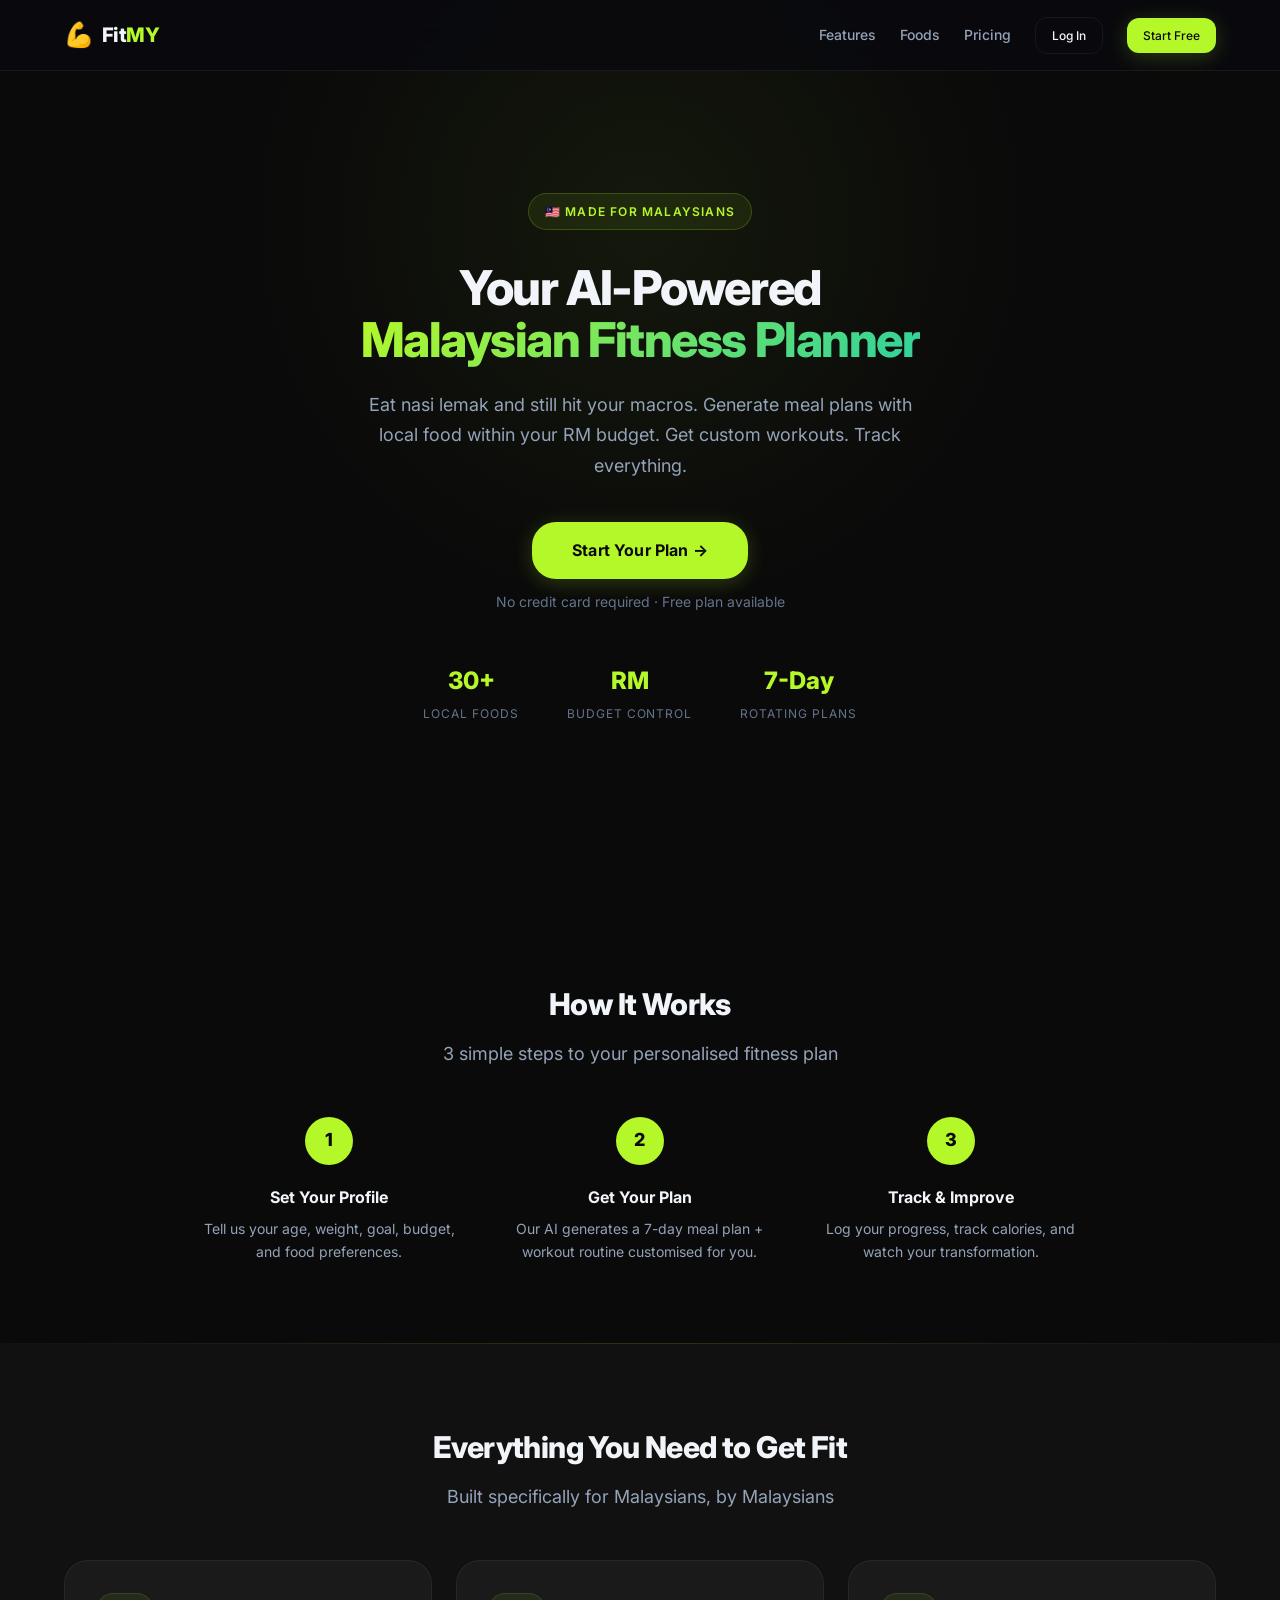
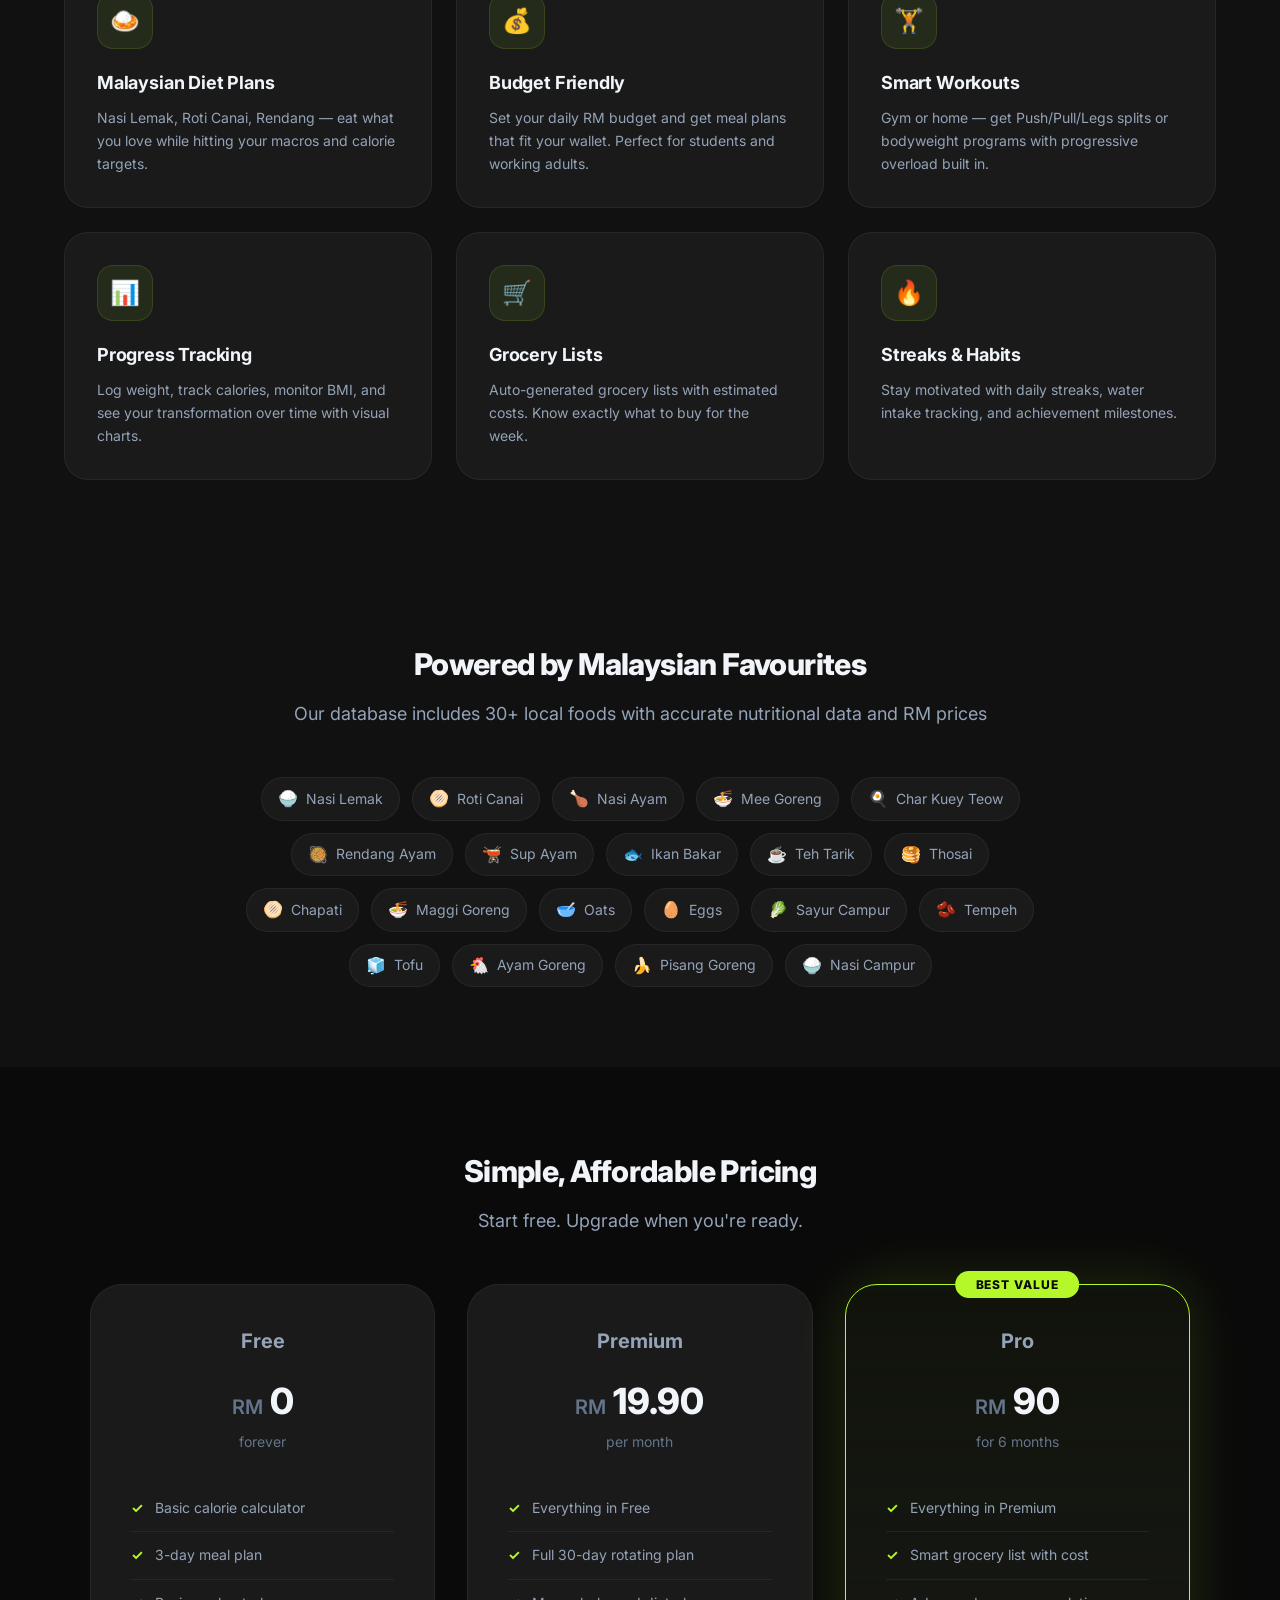
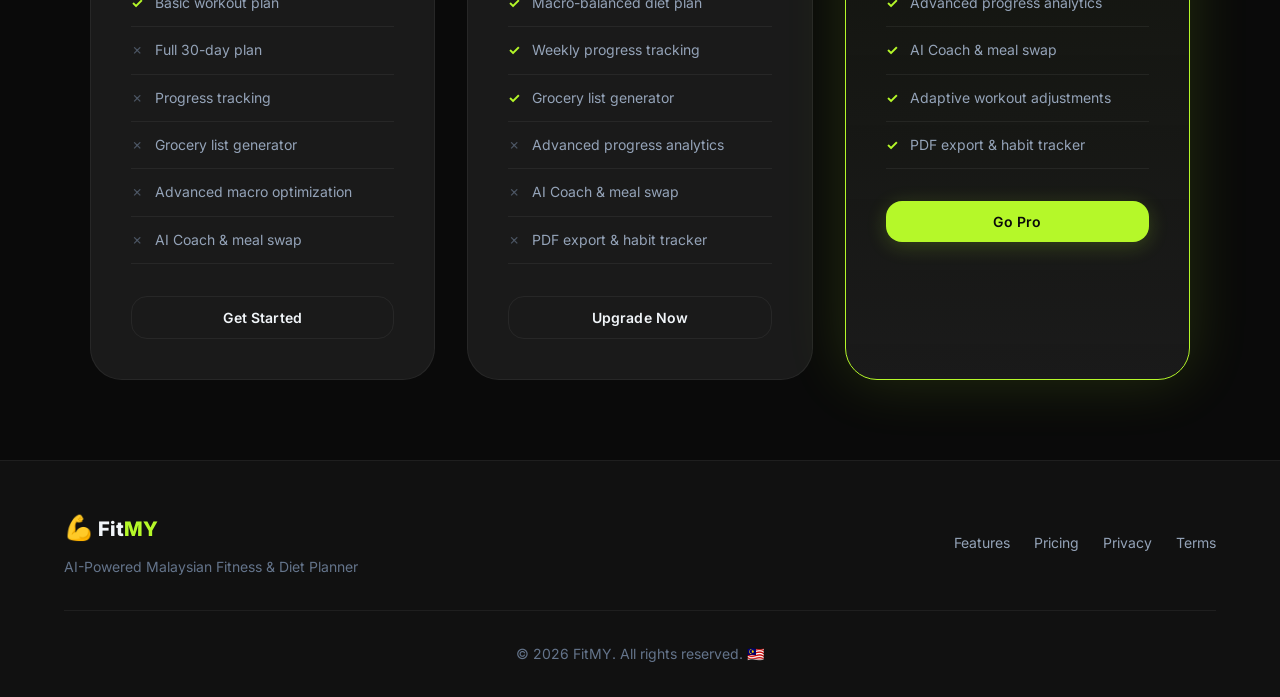
<file: frontend/index.html>
<!DOCTYPE html>
<html lang="en">

<head>
    <meta charset="UTF-8">
    <meta name="viewport" content="width=device-width, initial-scale=1.0">
    <meta name="description"
        content="FitMY — Your AI-powered Malaysian fitness and diet planner. Generate meal plans with local food within your RM budget, personalised workouts, and track your progress.">
    <meta name="keywords" content="fitness, diet, Malaysia, meal plan, workout, budget, halal, nasi lemak, roti canai">
    <meta name="author" content="FitMY">
    <title>FitMY — Malaysian AI Fitness & Diet Planner</title>
    <link rel="stylesheet" href="styles.css">
    <link href="https://fonts.googleapis.com/css2?family=Inter:wght@300;400;500;600;700;800;900&display=swap"
        rel="stylesheet">
</head>

<body>
    <!-- Navigation -->
    <nav id="main-nav" class="navbar">
        <div class="nav-container">
            <a href="/" class="nav-brand">
                <span class="brand-icon">💪</span>
                <span class="brand-text">Fit<span class="brand-highlight">MY</span></span>
            </a>
            <div class="nav-links">
                <a href="#features" class="nav-link">Features</a>
                <a href="#food" class="nav-link">Foods</a>
                <a href="#pricing" class="nav-link">Pricing</a>
                <a href="login.html" class="nav-link btn-outline btn-sm" id="login-btn">Log In</a>
                <a href="register.html" class="nav-link btn-primary btn-sm" id="signup-btn">Start Free</a>
            </div>
        </div>
    </nav>

    <!-- Hero Section -->
    <section id="hero" class="hero">
        <div class="hero-content">
            <div class="hero-badge">🇲🇾 Made for Malaysians</div>
            <h1 class="hero-title">
                Your AI-Powered<br>
                <span class="gradient-text">Malaysian Fitness Planner</span>
            </h1>
            <p class="hero-subtitle">
                Eat nasi lemak and still hit your macros. Generate meal plans with local food
                within your RM budget. Get custom workouts. Track everything.
            </p>
            <div class="hero-cta">
                <a href="register.html" class="btn btn-primary btn-lg" id="hero-cta">Start Your Plan →</a>
                <p class="hero-note">No credit card required · Free plan available</p>
            </div>
            <div class="hero-stats">
                <div class="stat">
                    <span class="stat-value">30+</span>
                    <span class="stat-label">Local Foods</span>
                </div>
                <div class="stat">
                    <span class="stat-value">RM</span>
                    <span class="stat-label">Budget Control</span>
                </div>
                <div class="stat">
                    <span class="stat-value">7-Day</span>
                    <span class="stat-label">Rotating Plans</span>
                </div>
            </div>
        </div>
    </section>

    <!-- How It Works -->
    <section id="how-it-works" class="how-it-works">
        <div class="container">
            <h2 class="section-title">How It Works</h2>
            <p class="section-subtitle">3 simple steps to your personalised fitness plan</p>
            <div class="steps-grid">
                <div class="step-card">
                    <div class="step-number">1</div>
                    <h3>Set Your Profile</h3>
                    <p>Tell us your age, weight, goal, budget, and food preferences.</p>
                </div>
                <div class="step-card">
                    <div class="step-number">2</div>
                    <h3>Get Your Plan</h3>
                    <p>Our AI generates a 7-day meal plan + workout routine customised for you.</p>
                </div>
                <div class="step-card">
                    <div class="step-number">3</div>
                    <h3>Track & Improve</h3>
                    <p>Log your progress, track calories, and watch your transformation.</p>
                </div>
            </div>
        </div>
    </section>

    <!-- Features Section -->
    <section id="features" class="features">
        <div class="container">
            <h2 class="section-title">Everything You Need to Get Fit</h2>
            <p class="section-subtitle">Built specifically for Malaysians, by Malaysians</p>
            <div class="features-grid">
                <div class="feature-card" id="feature-diet">
                    <div class="feature-icon">🍛</div>
                    <h3>Malaysian Diet Plans</h3>
                    <p>Nasi Lemak, Roti Canai, Rendang — eat what you love while hitting your macros and calorie
                        targets.</p>
                </div>
                <div class="feature-card" id="feature-budget">
                    <div class="feature-icon">💰</div>
                    <h3>Budget Friendly</h3>
                    <p>Set your daily RM budget and get meal plans that fit your wallet. Perfect for students and
                        working adults.</p>
                </div>
                <div class="feature-card" id="feature-workout">
                    <div class="feature-icon">🏋️</div>
                    <h3>Smart Workouts</h3>
                    <p>Gym or home — get Push/Pull/Legs splits or bodyweight programs with progressive overload built
                        in.</p>
                </div>
                <div class="feature-card" id="feature-tracking">
                    <div class="feature-icon">📊</div>
                    <h3>Progress Tracking</h3>
                    <p>Log weight, track calories, monitor BMI, and see your transformation over time with visual
                        charts.</p>
                </div>
                <div class="feature-card" id="feature-grocery">
                    <div class="feature-icon">🛒</div>
                    <h3>Grocery Lists</h3>
                    <p>Auto-generated grocery lists with estimated costs. Know exactly what to buy for the week.</p>
                </div>
                <div class="feature-card" id="feature-streak">
                    <div class="feature-icon">🔥</div>
                    <h3>Streaks & Habits</h3>
                    <p>Stay motivated with daily streaks, water intake tracking, and achievement milestones.</p>
                </div>
            </div>
        </div>
    </section>

    <!-- Malaysian Food Showcase -->
    <section id="food" class="food-showcase">
        <div class="container">
            <h2 class="section-title">Powered by Malaysian Favourites</h2>
            <p class="section-subtitle">Our database includes 30+ local foods with accurate nutritional data and RM
                prices</p>
            <div class="food-grid">
                <div class="food-chip"><span class="food-emoji">🍚</span> Nasi Lemak</div>
                <div class="food-chip"><span class="food-emoji">🫓</span> Roti Canai</div>
                <div class="food-chip"><span class="food-emoji">🍗</span> Nasi Ayam</div>
                <div class="food-chip"><span class="food-emoji">🍜</span> Mee Goreng</div>
                <div class="food-chip"><span class="food-emoji">🍳</span> Char Kuey Teow</div>
                <div class="food-chip"><span class="food-emoji">🥘</span> Rendang Ayam</div>
                <div class="food-chip"><span class="food-emoji">🫕</span> Sup Ayam</div>
                <div class="food-chip"><span class="food-emoji">🐟</span> Ikan Bakar</div>
                <div class="food-chip"><span class="food-emoji">☕</span> Teh Tarik</div>
                <div class="food-chip"><span class="food-emoji">🥞</span> Thosai</div>
                <div class="food-chip"><span class="food-emoji">🫓</span> Chapati</div>
                <div class="food-chip"><span class="food-emoji">🍜</span> Maggi Goreng</div>
                <div class="food-chip"><span class="food-emoji">🥣</span> Oats</div>
                <div class="food-chip"><span class="food-emoji">🥚</span> Eggs</div>
                <div class="food-chip"><span class="food-emoji">🥬</span> Sayur Campur</div>
                <div class="food-chip"><span class="food-emoji">🫘</span> Tempeh</div>
                <div class="food-chip"><span class="food-emoji">🧊</span> Tofu</div>
                <div class="food-chip"><span class="food-emoji">🐔</span> Ayam Goreng</div>
                <div class="food-chip"><span class="food-emoji">🍌</span> Pisang Goreng</div>
                <div class="food-chip"><span class="food-emoji">🍚</span> Nasi Campur</div>
            </div>
        </div>
    </section>

    <!-- Pricing Section -->
    <section id="pricing" class="pricing">
        <div class="container">
            <h2 class="section-title">Simple, Affordable Pricing</h2>
            <p class="section-subtitle">Start free. Upgrade when you're ready.</p>
            <div class="pricing-grid">
                <!-- FREE -->
                <div class="pricing-card" id="plan-free">
                    <h3 class="plan-name">Free</h3>
                    <div class="plan-price"><span class="currency">RM</span> 0</div>
                    <p class="plan-period">forever</p>
                    <ul class="plan-features">
                        <li><span class="check">✓</span> Basic calorie calculator</li>
                        <li><span class="check">✓</span> 3-day meal plan</li>
                        <li><span class="check">✓</span> Basic workout plan</li>
                        <li><span class="cross">✗</span> Full 30-day plan</li>
                        <li><span class="cross">✗</span> Progress tracking</li>
                        <li><span class="cross">✗</span> Grocery list generator</li>
                        <li><span class="cross">✗</span> Advanced macro optimization</li>
                        <li><span class="cross">✗</span> AI Coach & meal swap</li>
                    </ul>
                    <button onclick="handlePricingClick('free')" class="btn btn-outline" style="width:100%;">Get Started</button>
                </div>
                <!-- PREMIUM -->
                <div class="pricing-card" id="plan-premium">
                    <h3 class="plan-name">Premium</h3>
                    <div class="plan-price"><span class="currency">RM</span> 19.90</div>
                    <p class="plan-period">per month</p>
                    <ul class="plan-features">
                        <li><span class="check">✓</span> Everything in Free</li>
                        <li><span class="check">✓</span> Full 30-day rotating plan</li>
                        <li><span class="check">✓</span> Macro-balanced diet plan</li>
                        <li><span class="check">✓</span> Weekly progress tracking</li>
                        <li><span class="check">✓</span> Grocery list generator</li>
                        <li><span class="cross">✗</span> Advanced progress analytics</li>
                        <li><span class="cross">✗</span> AI Coach & meal swap</li>
                        <li><span class="cross">✗</span> PDF export & habit tracker</li>
                    </ul>
                    <button onclick="handlePricingClick('premium')" class="btn btn-outline" style="width:100%;">Upgrade Now</button>
                </div>
                <!-- PRO -->
                <div class="pricing-card featured" id="plan-pro">
                    <div class="plan-badge">Best Value</div>
                    <h3 class="plan-name">Pro</h3>
                    <div class="plan-price"><span class="currency">RM</span> 90</div>
                    <p class="plan-period">for 6 months</p>
                    <ul class="plan-features">
                        <li><span class="check">✓</span> Everything in Premium</li>
                        <li><span class="check">✓</span> Smart grocery list with cost</li>
                        <li><span class="check">✓</span> Advanced progress analytics</li>
                        <li><span class="check">✓</span> AI Coach & meal swap</li>
                        <li><span class="check">✓</span> Adaptive workout adjustments</li>
                        <li><span class="check">✓</span> PDF export & habit tracker</li>
                    </ul>
                    <button onclick="handlePricingClick('pro')" class="btn btn-primary" style="width:100%;">Go Pro</button>
                </div>
            </div>
        </div>
    </section>

    <!-- Footer -->
    <footer id="footer" class="footer">
        <div class="container">
            <div class="footer-content">
                <div class="footer-brand">
                    <div>
                        <span class="brand-icon">💪</span>
                        <span class="brand-text">Fit<span class="brand-highlight">MY</span></span>
                    </div>
                    <p>AI-Powered Malaysian Fitness & Diet Planner</p>
                </div>
                <div class="footer-links">
                    <a href="#features">Features</a>
                    <a href="#pricing">Pricing</a>
                    <a href="#">Privacy</a>
                    <a href="#">Terms</a>
                </div>
            </div>
            <div class="footer-bottom">
                <p>&copy; 2026 FitMY. All rights reserved. 🇲🇾</p>
            </div>
        </div>
    </footer>

    <script src="app.js?v=2"></script>
    <script>
        function handlePricingClick(planType) {
            if (planType !== 'free') {
                localStorage.setItem('intended_plan', planType);
            } else {
                localStorage.removeItem('intended_plan');
            }
            
            if (auth && auth.isLoggedIn()) {
                if (planType === 'free') {
                    window.location.href = 'dashboard.html';
                } else {
                    window.location.href = 'dashboard.html?checkout=true';
                }
            } else {
                window.location.href = 'register.html';
            }
        }
    </script>
</body>

</html>
</file>
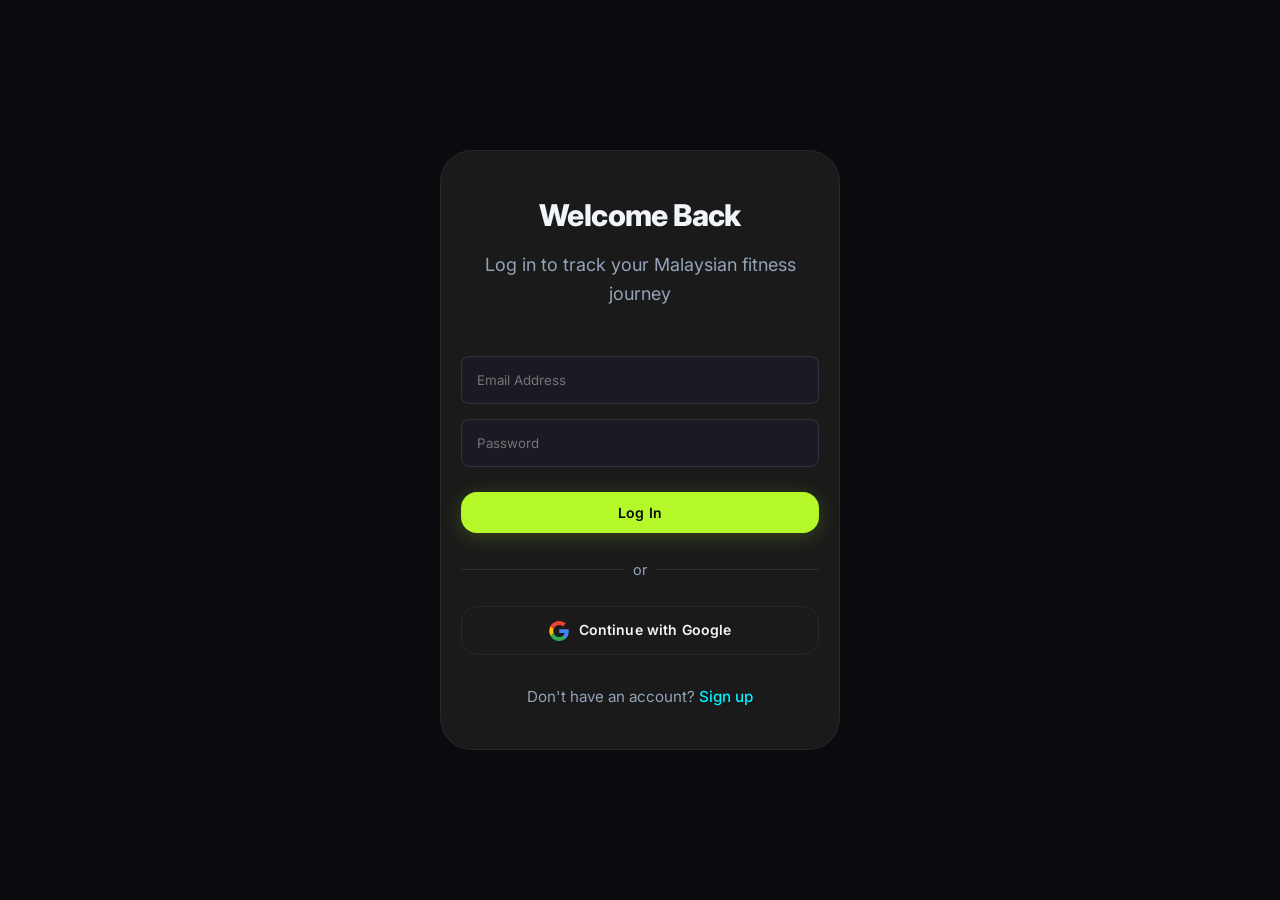
<file: frontend/dashboard.html>
<!DOCTYPE html>
<html lang="en">

<head>
    <meta charset="UTF-8">
    <meta name="viewport" content="width=device-width, initial-scale=1.0">
    <title>Dashboard - FitMY</title>
    <link rel="stylesheet" href="styles.css">
    <link href="https://fonts.googleapis.com/css2?family=Inter:wght@300;400;500;600;700;800;900&display=swap"
        rel="stylesheet">
    <style>
        body {
            background-color: #0A0A0F;
            color: #F8FAFC;
            font-family: 'Inter', sans-serif;
            margin: 0;
            padding: 0;
        }

        .dashboard-container {
            max-width: 1200px;
            margin: 0 auto;
            padding: 140px 20px 40px; /* Increased to prevent header overlap */
        }

        .dashboard-header {
            display: flex;
            justify-content: space-between;
            align-items: center;
            margin-bottom: 40px;
        }

        .dashboard-title {
            font-size: 2.5rem;
            font-weight: 800;
            margin: 0;
            letter-spacing: -0.02em;
        }

        .dashboard-grid {
            display: grid;
            grid-template-columns: repeat(3, 1fr);
            gap: 24px;
            margin-bottom: 40px;
        }

        .stat-card {
            background: #1A1A24;
            border: 1px solid rgba(255, 255, 255, 0.05);
            border-radius: 16px;
            padding: 24px;
            display: flex;
            flex-direction: column;
            gap: 10px;
            position: relative;
            overflow: hidden;
        }

        .stat-card::before {
            content: '';
            position: absolute;
            top: 0;
            left: 0;
            right: 0;
            height: 2px;
            background: linear-gradient(90deg, #00F0FF, #00FF88);
            opacity: 0.5;
        }

        .stat-label {
            color: #94A3B8;
            font-size: 0.9rem;
            font-weight: 500;
            text-transform: uppercase;
            letter-spacing: 0.05em;
        }

        .stat-value {
            font-size: 2rem;
            font-weight: 700;
            color: #fff;
            margin: 0;
        }

        .main-content-grid {
            display: grid;
            grid-template-columns: 2fr 1fr;
            gap: 24px;
        }

        .card-panel {
            background: #1A1A24;
            border: 1px solid rgba(255, 255, 255, 0.05);
            border-radius: 16px;
            padding: 30px;
        }

        .panel-title {
            font-size: 1.5rem;
            font-weight: 700;
            margin-top: 0;
            margin-bottom: 20px;
            display: flex;
            align-items: center;
            gap: 10px;
        }

        .empty-state {
            text-align: center;
            padding: 40px 20px;
            color: #94A3B8;
            background: rgba(255, 255, 255, 0.02);
            border-radius: 12px;
            border: 1px dashed rgba(255, 255, 255, 0.1);
        }

        .macro-bar {
            height: 8px;
            background: #2A2A35;
            border-radius: 4px;
            margin-top: 8px;
            overflow: hidden;
            display: flex;
        }

        .macro-fill {
            height: 100%;
        }

        .mt-4 { margin-top: 24px; }
        .mb-2 { margin-bottom: 8px; }

        @media (max-width: 900px) {
            .dashboard-grid, .main-content-grid {
                grid-template-columns: 1fr;
            }
        }
    </style>
</head>

<body>
    <!-- Navigation -->
    <nav class="navbar" id="main-nav" style="background: rgba(10, 10, 15, 0.95);">
        <div class="container nav-content">
            <a href="index.html" class="nav-brand">
                <span class="brand-icon">💪</span>
                <span class="brand-text">Fit<span class="brand-highlight">MY</span></span>
            </a>
            <div class="nav-links">
                <a href="dashboard.html" class="nav-link active">Dashboard</a>
                <a href="#mealplan" class="nav-link">Meals</a>
                <a href="#workouts" class="nav-link">Workouts</a>
            </div>
            <div class="nav-buttons">
                <!-- Will be populated by JS -->
                <a id="logout-btn" href="#" class="btn btn-outline" onclick="auth.logout()">Logout</a>
            </div>
        </div>
    </nav>

    <div class="dashboard-container">
        <div class="dashboard-header">
            <div>
                <h1 class="dashboard-title">Welcome back, <span id="user-name" style="color: #00F0FF;">Trainer</span></h1>
                <p style="color: #94A3B8; margin-top: 5px;">Here is your fitness overview for today.</p>
                <a href="onboarding.html?reset=true" id="refresh-profile-btn" class="btn btn-outline" style="display: none; margin-top: 15px; font-size: 0.85rem; padding: 8px 16px;">🔄 Refresh Profile Inputs</a>
            </div>
            <a href="#" class="btn btn-primary" id="subscribe-btn" style="display: none;">Activate Subscription</a>
        </div>

        <div class="dashboard-grid">
            <div class="stat-card">
                <span class="stat-label">Current Weight</span>
                <h3 class="stat-value" id="stat-weight">-- kg</h3>
                <button class="btn btn-outline mt-4" style="padding: 8px; font-size: 0.8rem;" onclick="logWeight()">Log Weight</button>
            </div>
            <div class="stat-card" style="border-top-color: #FBBC05;">
                <span class="stat-label">Current Streak</span>
                <h3 class="stat-value" id="stat-streak">-- Days</h3>
                <p style="color: #94A3B8; font-size: 0.8rem; margin: 5px 0 0;">Longest: <span id="stat-longest-streak">--</span></p>
            </div>
            <div class="stat-card" style="border-top-color: #EA4335;">
                <span class="stat-label">Daily Calories</span>
                <h3 class="stat-value" id="stat-calories">-- kcal</h3>
                <p style="color: #94A3B8; font-size: 0.8rem; margin: 5px 0 0;">Target goal based on profile</p>
            </div>
        </div>

        <div class="main-content-grid">
            <div class="card-panel">
                <h2 class="panel-title">🍽️ Today's Meal Plan</h2>
                <div id="meal-plan-content" class="empty-state">
                    <h3>No Active Meal Plan</h3>
                    <p>You need to complete your profile and subscribe to generate a customized Malaysian meal plan.</p>
                    <a href="onboarding.html" class="btn btn-primary mt-4">Setup Profile</a>
                </div>
            </div>

            <div class="card-panel">
                <h2 class="panel-title">📊 Macro Targets</h2>
                <div id="macros-content">
                    <div style="margin-bottom: 20px;">
                        <div style="display: flex; justify-content: space-between;">
                            <span style="font-weight: 500;">Protein</span>
                            <span id="macro-protein" style="color: #94A3B8;">--g</span>
                        </div>
                        <div class="macro-bar">
                            <div class="macro-fill" style="width: 30%; background: #00F0FF;"></div>
                        </div>
                    </div>
                    <div style="margin-bottom: 20px;">
                        <div style="display: flex; justify-content: space-between;">
                            <span style="font-weight: 500;">Carbs</span>
                            <span id="macro-carbs" style="color: #94A3B8;">--g</span>
                        </div>
                        <div class="macro-bar">
                            <div class="macro-fill" style="width: 45%; background: #FBBC05;"></div>
                        </div>
                    </div>
                    <div style="margin-bottom: 20px;">
                        <div style="display: flex; justify-content: space-between;">
                            <span style="font-weight: 500;">Fats</span>
                            <span id="macro-fats" style="color: #94A3B8;">--g</span>
                        </div>
                        <div class="macro-bar">
                            <div class="macro-fill" style="width: 25%; background: #EA4335;"></div>
                        </div>
                    </div>
                </div>
                
                <h2 class="panel-title mt-4" style="margin-top: 40px;">🏋️ Next Workout</h2>
                <div id="workout-content" class="empty-state" style="padding: 20px;">
                    <p style="margin:0;">No workout scheduled.</p>
                </div>
            </div>
        </div>
    </div>

    <!-- AI Chat Coach Widget -->
    <button id="chat-fab" style="position: fixed; bottom: 30px; right: 30px; width: 60px; height: 60px; border-radius: 50%; background: #00F0FF; color: #050505; border: none; box-shadow: 0 4px 15px rgba(0,240,255,0.4); font-size: 1.5rem; cursor: pointer; z-index: 1000; display: flex; align-items: center; justify-content: center; transition: transform 0.2s;">
        💬
    </button>

    <div id="chat-window" style="position: fixed; bottom: 100px; right: 30px; width: 350px; height: 500px; background: #0F172A; border: 1px solid rgba(255,255,255,0.1); border-radius: 16px; box-shadow: 0 10px 30px rgba(0,0,0,0.5); display: none; flex-direction: column; overflow: hidden; z-index: 1000;">
        <div style="background: rgba(255,255,255,0.05); padding: 15px; border-bottom: 1px solid rgba(255,255,255,0.1); display: flex; justify-content: space-between; align-items: center;">
            <h3 style="margin: 0; font-size: 1.1rem; color: #00F0FF;">FitMY Coach AI</h3>
            <button id="chat-close" style="background: none; border: none; color: #94A3B8; cursor: pointer; font-size: 1.2rem;">✖</button>
        </div>
        
        <div id="chat-messages" style="flex: 1; padding: 15px; overflow-y: auto; display: flex; flex-direction: column; gap: 10px;">
            <div style="background: rgba(0,240,255,0.1); padding: 10px 15px; border-radius: 12px; border-bottom-left-radius: 2px; max-width: 85%; color: #F8FAFC; font-size: 0.9rem; align-self: flex-start;">
                Hi there! I'm your premium AI Coach. How can I help you crush your goals today? 🚀
            </div>
        </div>

        <form id="chat-form" style="padding: 15px; background: rgba(0,0,0,0.2); border-top: 1px solid rgba(255,255,255,0.1); display: flex; gap: 10px;">
            <input type="text" id="chat-input" placeholder="Ask about your diet or workout..." style="flex: 1; min-width: 0; background: rgba(255,255,255,0.05); border: 1px solid rgba(255,255,255,0.1); color: #F8FAFC; padding: 10px; border-radius: 8px; font-size: 0.9rem;">
            <button type="submit" style="background: #00F0FF; color: #050505; border: none; padding: 0 15px; border-radius: 8px; cursor: pointer; font-weight: bold;">Send</button>
        </form>
    </div>

    <!-- Scripts -->
    <script src="app.js?v=9"></script>
    <script>
        // Dashboard specific logic
        document.addEventListener('DOMContentLoaded', async () => {
            if (!auth.isLoggedIn()) {
                window.location.href = 'login.html';
                return;
            }

            // Check if returning from a Stripe Checkout
            const urlParams = new URLSearchParams(window.location.search);
            const sessionId = urlParams.get('session_id');
            const wantCheckout = urlParams.get('checkout') === 'true';
            
            if (sessionId) {
                document.body.innerHTML = '<div style="display:flex; justify-content:center; align-items:center; height:100vh; font-size: 1.5rem; color:#00F0FF;">Verifying your Premium Upgrade... 🚀</div>';
                try {
                    await api.request('/api/payments/verify?session_id=' + sessionId);
                } catch (err) {
                    console.error("Verification error:", err);
                }
                // Strip the session ID from URL and reload the dashboard clean
                window.location.href = window.location.pathname;
                return;
            }

            if (wantCheckout) {
                const intendedPlan = localStorage.getItem('intended_plan');
                if (intendedPlan && intendedPlan !== 'free') {
                    document.body.innerHTML = '<div style="display:flex; justify-content:center; align-items:center; height:100vh; font-size: 1.5rem; color:#00F0FF;">Redirecting to Secure Checkout... 🔒</div>';
                    try {
                        const checkout = await api.request('/api/payments/checkout', {
                            method: 'POST',
                            body: JSON.stringify({
                                plan_type: intendedPlan,
                                success_url: window.location.origin + '/dashboard.html?session_id={CHECKOUT_SESSION_ID}',
                                cancel_url: window.location.origin + '/dashboard.html'
                            })
                        });
                        if (checkout && checkout.checkout_url) {
                            localStorage.removeItem('intended_plan');
                            window.location.href = checkout.checkout_url;
                            return;
                        }
                    } catch (err) {
                        alert('Could not start checkout: ' + err.message);
                        window.location.href = 'dashboard.html';
                        return;
                    }
                }
            }

            let dashboardData = null;
            try {
                // Fetch Dashboard Data
                const res = await api.request('/api/dashboard');
                dashboardData = res;
                if (res) {
                    if (res.user_name) document.getElementById('user-name').textContent = res.user_name;
                    if (res.current_weight) document.getElementById('stat-weight').textContent = res.current_weight + ' kg';
                    if (res.current_streak !== undefined) document.getElementById('stat-streak').textContent = res.current_streak + ' Days';
                    if (res.longest_streak !== undefined) document.getElementById('stat-longest-streak').textContent = res.longest_streak;
                    if (res.target_calories) document.getElementById('stat-calories').textContent = res.target_calories + ' kcal';
                    
                    if (res.target_protein) document.getElementById('macro-protein').textContent = res.target_protein + 'g';
                    if (res.target_carbs) document.getElementById('macro-carbs').textContent = res.target_carbs + 'g';
                    if (res.target_fats) document.getElementById('macro-fats').textContent = res.target_fats + 'g';
                }

                // Check subscription status
                const subRes = await api.request('/api/payments/status');
                const isPremium = subRes && subRes.is_active && (subRes.plan_type === 'premium' || subRes.plan_type === 'pro');
                const isPro = subRes && subRes.is_active && subRes.plan_type === 'pro';

                if (isPremium) {
                    const titleText = document.querySelector('.dashboard-title');
                    const uName = dashboardData?.user_name || 'Premium Trainer';
                    titleText.innerHTML = `Welcome back, <span id="user-name" style="color: #00FF88;">${uName}</span> 🌟`;
                    document.getElementById('subscribe-btn').style.display = 'none';
                    document.getElementById('refresh-profile-btn').style.display = 'inline-block';
                } else {
                    const subBtn = document.getElementById('subscribe-btn');
                    subBtn.style.display = 'inline-flex';
                    subBtn.textContent = 'Upgrade to Premium/Pro';
                    subBtn.onclick = () => {
                        window.location.href = 'index.html#pricing';
                    };
                }

                // Render Meals with Day Tabs
                try {
                    const mealsRes = await api.request('/api/meals/plan');
                    if (mealsRes && Object.keys(mealsRes).length > 0) {
                        const container = document.getElementById('meal-plan-content');
                        container.className = ''; 
                        
                        const days = Object.keys(mealsRes);
                        let currentDay = days[0];

                        const renderMeals = (dayName) => {
                            const dayData = mealsRes[dayName];
                            let html = `<div style="display:flex; flex-wrap: wrap; gap: 10px; margin-bottom: 20px; padding-bottom: 10px;">`;
                            days.forEach(d => {
                                const activeStyle = d === dayName ? 'background: #00F0FF; color: #000; border-color: #00F0FF;' : 'color: #94A3B8;';
                                html += `<button class="btn btn-outline" style="min-width: 90px; padding: 6px; font-size: 0.85em; ${activeStyle}" onclick="window.switchMealDay('${d}')">${d}</button>`;
                            });
                            html += `</div>`;

                            if (dayData && dayData.meals) {
                                html += `<div style="display: flex; flex-direction: column; gap: 15px;">`;
                                dayData.meals.forEach(meal => {
                                    html += `
                                    <div style="background: rgba(255,255,255,0.03); border: 1px solid rgba(255,255,255,0.1); border-radius: 12px; padding: 15px; display: flex; justify-content: space-between; align-items: center;">
                                        <div>
                                            <h4 style="margin: 0 0 5px; font-size: 1.1rem; color: #F8FAFC;">${meal.name}</h4>
                                            <p style="margin: 0; color: #94A3B8; font-size: 0.85rem;">${meal.category}</p>
                                        </div>
                                        <div style="text-align: right;">
                                            <strong style="color: #00F0FF; font-size: 1.1rem;">${meal.calories} kcal</strong>
                                        </div>
                                    </div>
                                    `;
                                });
                                
                            }
                            container.innerHTML = html;
                        };

                        window.switchMealDay = (dayName) => renderMeals(dayName);
                        renderMeals(currentDay);
                    }
                } catch (mealErr) {
                    console.log("Meal plan unavailable.");
                }

                // Render Workouts with Day Tabs
                try {
                    const workoutRes = await api.request('/api/workouts/plan');
                    window.currentWorkoutData = workoutRes; // Store for GIF modal

                    if (workoutRes && Object.keys(workoutRes).length > 0 && isPremium) {
                        const wContainer = document.getElementById('workout-content');
                        wContainer.className = ''; 
                        
                        // Extract days from backend response (Day 1, Day 2, etc.)
                        const wDays = Object.keys(workoutRes).filter(k => k.startsWith('Day'));
                        if (wDays.length > 0) {
                            let currentWkDay = wDays[0];

                            const renderWorkouts = (dayName) => {
                                const wData = workoutRes[dayName];
                                let wHtml = `<div style="display:flex; flex-wrap: wrap; gap: 10px; margin-bottom: 20px; padding-bottom: 10px;">`;
                                wDays.forEach(d => {
                                    const activeStyle = d === dayName ? 'background: #FBBC05; color: #000; border-color: #FBBC05;' : 'color: #94A3B8;';
                                    wHtml += `<button class="btn btn-outline" style="min-width: 90px; padding: 6px; font-size: 0.85em; ${activeStyle}" onclick="window.switchWorkoutDay('${d}')">${d}</button>`;
                                });
                                wHtml += `</div>`;

                                if (wData && wData.exercises && wData.exercises.length > 0) {
                                    wHtml += `<h3 style="color: #FBBC05; margin-top: 0; margin-bottom: 15px; font-size: 1.2rem;">${wData.focus}</h3>`;
                                    wHtml += `<div style="display: flex; flex-direction: column; gap: 12px;">`;
                                    wData.exercises.forEach(ex => {
                                        wHtml += `
                                        <div style="background: rgba(255,255,255,0.03); border: 1px solid rgba(255,255,255,0.1); border-radius: 12px; padding: 15px; display: flex; justify-content: space-between; align-items: center;">
                                            <div>
                                                <h4 style="margin: 0 0 5px; font-size: 1.05rem; color: #F8FAFC;">${ex.name}</h4>
                                                <p style="margin: 0; color: #94A3B8; font-size: 0.85rem;">${ex.sets} Sets | ${ex.reps} Reps</p>
                                            </div>
                                        </div>
                                        `;
                                    });
                                    wHtml += `</div>`;
                                    wHtml += `<button class="btn btn-primary mt-4" style="width: 100%; padding: 12px;" onclick="window.showWorkoutGIFs('${dayName}')">Start ${dayName} Workout</button>`;
                                } else {
                                    wHtml += `<h3 style="color: #94A3B8; text-align: center; margin-top: 30px;">Rest Day 🛌</h3>`;
                                }
                                wContainer.innerHTML = wHtml;
                            };

                            window.switchWorkoutDay = (dayName) => renderWorkouts(dayName);
                            
                            window.showWorkoutGIFs = (dayName) => {
                                const wData = window.currentWorkoutData[dayName];
                                if (!wData || !wData.exercises || wData.exercises.length === 0) return;

                                let gifHtml = '';
                                wData.exercises.forEach(ex => {
                                    // Map exercise names to Exact Technical Anatomy GIFs from FitnessProgramer
                                    let gifUrl = 'https://fitnessprogramer.com/wp-content/uploads/2021/05/bodyweight-squat-full-version.gif'; 
                                    const fallbackGif = 'https://cdn-icons-png.flaticon.com/512/2964/2964514.png'; // Professional dumbbell placeholder icon
                                    const name = ex.name.toLowerCase();
                                    
                                    if (name.includes('leg press')) gifUrl = 'https://fitnessprogramer.com/wp-content/uploads/2015/11/Leg-Press.gif';
                                    else if (name.includes('lunge')) gifUrl = 'https://fitnessprogramer.com/wp-content/uploads/2021/02/Dumbbell-Lunge.gif';
                                    else if (name.includes('squat')) gifUrl = 'https://fitnessprogramer.com/wp-content/uploads/2021/05/bodyweight-squat-full-version.gif';
                                    else if (name.includes('extension')) gifUrl = 'https://fitnessprogramer.com/wp-content/uploads/2021/02/LEG-EXTENSION.gif';
                                    else if (name.includes('calf raise')) gifUrl = 'https://fitnessprogramer.com/wp-content/uploads/2021/02/Dumbbell-Calf-Raise.gif';
                                    else if (name.includes('shoulder press')) gifUrl = 'https://fitnessprogramer.com/wp-content/uploads/2021/02/Dumbbell-Shoulder-Press.gif';
                                    else if (name.includes('lateral raise')) gifUrl = 'https://fitnessprogramer.com/wp-content/uploads/2021/02/Dumbbell-Lateral-Raise.gif';
                                    else if (name.includes('delt fly') || name.includes('face pull')) gifUrl = 'https://fitnessprogramer.com/wp-content/uploads/2021/02/Dumbbell-Reverse-Fly.gif';
                                    else if (name.includes('upright row')) gifUrl = 'https://fitnessprogramer.com/wp-content/uploads/2015/11/Dumbbell-Upright-Row.gif';
                                    else if (name.includes('pulldown')) gifUrl = 'https://fitnessprogramer.com/wp-content/uploads/2021/02/Lat-Pulldown.gif';
                                    else if (name.includes('cable row')) gifUrl = 'https://fitnessprogramer.com/wp-content/uploads/2021/02/Seated-Cable-Row.gif';
                                    else if (name.includes('dumbbell row')) gifUrl = 'https://fitnessprogramer.com/wp-content/uploads/2021/02/Dumbbell-Row.gif';
                                    else if (name.includes('bench press') || name.includes('incline')) gifUrl = 'https://fitnessprogramer.com/wp-content/uploads/2021/02/Dumbbell-Press.gif';
                                    else if (name.includes('pec deck')) gifUrl = 'https://fitnessprogramer.com/wp-content/uploads/2021/02/Pec-Deck-Fly.gif';
                                    else if (name.includes('push up') || name.includes('push ups')) gifUrl = 'https://fitnessprogramer.com/wp-content/uploads/2021/02/Push-Up.gif';
                                    else if (name.includes('treadmill') || name.includes('cycling')) gifUrl = 'https://fitnessprogramer.com/wp-content/uploads/2021/09/Walking.gif';
                                    else if (name.includes('crunch')) gifUrl = 'https://fitnessprogramer.com/wp-content/uploads/2015/11/Crunch.gif';
                                    else if (name.includes('plank')) gifUrl = 'https://fitnessprogramer.com/wp-content/uploads/2021/02/plank.gif';
                                    else if (name.includes('leg raise')) gifUrl = 'https://fitnessprogramer.com/wp-content/uploads/2021/02/Lying-Leg-Raise.gif';

                                    gifHtml += `
                                        <div style="margin-bottom: 25px; text-align: center; background: rgba(0,0,0,0.2); padding: 15px; border-radius: 12px;">
                                            <h4 style="color: #00F0FF; margin: 0 0 5px; font-size: 1.1rem;">${ex.name}</h4>
                                            <p style="color: #94A3B8; font-size: 0.9rem; margin-top: 0; margin-bottom: 15px;">${ex.sets} Sets | ${ex.reps} Reps</p>
                                            <img src="${gifUrl}" onerror="this.onerror=null; this.src='${fallbackGif}';" style="max-width: 100%; border-radius: 8px; border: 1px solid rgba(255,255,255,0.1);" alt="${ex.name} Tutorial">
                                        </div>
                                    `;
                                });

                                const modal = document.createElement('div');
                                modal.style.position = 'fixed';
                                modal.style.top = '0'; modal.style.left = '0'; modal.style.width = '100%'; modal.style.height = '100%';
                                modal.style.backgroundColor = 'rgba(0,0,0,0.85)';
                                modal.style.zIndex = '2000';
                                modal.style.display = 'flex';
                                modal.style.justifyContent = 'center';
                                modal.style.alignItems = 'center';
                                modal.style.backdropFilter = 'blur(5px)';
                                
                                modal.innerHTML = `
                                    <div style="background: #1A1A24; border: 1px solid rgba(255,255,255,0.1); border-radius: 16px; width: 95%; max-width: 500px; max-height: 85vh; display: flex; flex-direction: column; overflow: hidden; box-shadow: 0 20px 50px rgba(0,0,0,0.5);">
                                        <div style="padding: 20px; border-bottom: 1px solid rgba(255,255,255,0.05); display: flex; justify-content: space-between; align-items: center; background: rgba(0,240,255,0.05);">
                                            <h3 style="margin: 0; font-size: 1.3rem;">${dayName} Workout</h3>
                                            <button onclick="this.parentElement.parentElement.parentElement.remove()" style="background:none; border:none; color:#94A3B8; cursor:pointer; font-size: 1.5rem; transition: color 0.2s;" onmouseover="this.style.color='#fff'" onmouseout="this.style.color='#94A3B8'">✖</button>
                                        </div>
                                        <div style="padding: 20px; overflow-y: auto;">
                                            ${gifHtml}
                                        </div>
                                    </div>
                                `;
                                document.body.appendChild(modal);
                            };

                            renderWorkouts(currentWkDay);
                        }
                    } else if (!isPremium) {
                         document.getElementById('workout-content').innerHTML = `
                             <div style="text-align: center; padding: 30px 10px;">
                                 <h3 style="color: #94A3B8; margin-bottom: 10px;">Locked Feature</h3>
                                 <p style="color: #94A3B8; font-size: 0.9rem; margin-bottom: 20px;">Upgrade to Premium to unlock full 7-day custom workout routines.</p>
                             </div>
                         `;
                    }

                     if (!isPro) {
                         document.getElementById('chat-fab').style.display = 'none';
                     }
                } catch (wErr) {
                    console.log("Workout plan unavailable.");
                }

                // --- AI Chat Logic ---
                const chatFab = document.getElementById('chat-fab');
                const chatWindow = document.getElementById('chat-window');
                const chatClose = document.getElementById('chat-close');
                const chatForm = document.getElementById('chat-form');
                const chatInput = document.getElementById('chat-input');
                const messagesDiv = document.getElementById('chat-messages');

                chatFab.addEventListener('click', () => {
                    chatWindow.style.display = chatWindow.style.display === 'none' ? 'flex' : 'none';
                });

                chatClose.addEventListener('click', () => {
                    chatWindow.style.display = 'none';
                });

                function appendMessage(text, isUser) {
                    const msgDiv = document.createElement('div');
                    msgDiv.style.padding = '10px 15px';
                    msgDiv.style.borderRadius = '12px';
                    msgDiv.style.maxWidth = '85%';
                    msgDiv.style.fontSize = '0.9rem';
                    msgDiv.style.color = '#F8FAFC';
                    
                    if (isUser) {
                        msgDiv.style.background = 'rgba(255,255,255,0.1)';
                        msgDiv.style.borderBottomRightRadius = '2px';
                        msgDiv.style.alignSelf = 'flex-end';
                    } else {
                        msgDiv.style.background = 'rgba(0,240,255,0.1)';
                        msgDiv.style.borderBottomLeftRadius = '2px';
                        msgDiv.style.alignSelf = 'flex-start';
                    }
                    
                    msgDiv.textContent = text;
                    messagesDiv.appendChild(msgDiv);
                    messagesDiv.scrollTop = messagesDiv.scrollHeight;
                }

                chatForm.addEventListener('submit', async (e) => {
                    e.preventDefault();
                    const text = chatInput.value.trim();
                    if (!text) return;

                    appendMessage(text, true);
                    chatInput.value = '';
                    chatInput.disabled = true;

                    // Loading bubble
                    const loadingBubble = document.createElement('div');
                    loadingBubble.style.padding = '10px 15px';
                    loadingBubble.style.background = 'rgba(0,240,255,0.05)';
                    loadingBubble.style.color = '#94A3B8';
                    loadingBubble.style.fontSize = '0.8rem';
                    loadingBubble.style.alignSelf = 'flex-start';
                    loadingBubble.style.borderRadius = '12px';
                    loadingBubble.style.fontStyle = 'italic';
                    loadingBubble.textContent = "Coach is typing...";
                    messagesDiv.appendChild(loadingBubble);
                    messagesDiv.scrollTop = messagesDiv.scrollHeight;

                    try {
                        const res = await api.request('/api/chat', {
                            method: 'POST',
                            body: JSON.stringify({ message: text })
                        });
                        messagesDiv.removeChild(loadingBubble);
                        
                        if (res && res.reply) {
                            appendMessage(res.reply, false);
                        } else {
                            appendMessage("Sorry, I encountered an error connecting to my brain.", false);
                        }
                    } catch (err) {
                        messagesDiv.removeChild(loadingBubble);
                        appendMessage("Error: " + err.message, false);
                    } finally {
                        chatInput.disabled = false;
                        chatInput.focus();
                    }
                });

            } catch (err) {
                console.error("Dashboard load error:", err);
            }
        });

        async function logWeight() {
            const weight = prompt("Enter your current weight (in kg):");
            if (weight && !isNaN(weight)) {
                try {
                    await api.request('/api/dashboard/weight', {
                        method: 'POST',
                        body: JSON.stringify({ weight_kg: parseFloat(weight) })
                    });
                    window.location.reload();
                } catch (err) {
                    alert('Failed to log weight: ' + err.message);
                }
            }
        }
    </script>
</body>

</html>
</file>
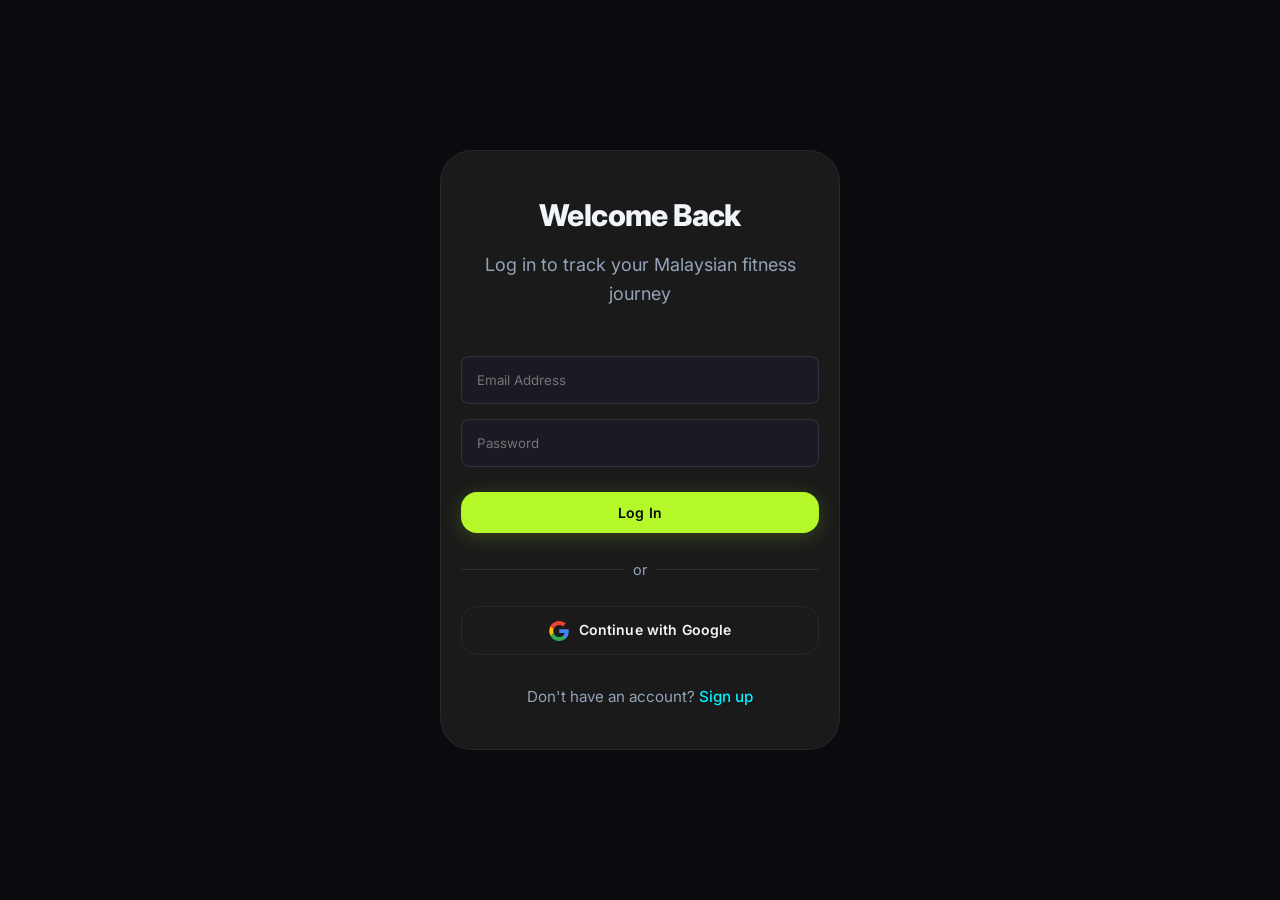
<file: frontend/login.html>
<!DOCTYPE html>
<html lang="en">

<head>
    <meta charset="UTF-8">
    <meta name="viewport" content="width=device-width, initial-scale=1.0">
    <title>Login - FitMY</title>
    <link rel="stylesheet" href="styles.css">
    <link href="https://fonts.googleapis.com/css2?family=Inter:wght@300;400;500;600;700;800;900&display=swap"
        rel="stylesheet">
</head>

<body
    style="display: flex; justify-content: center; align-items: center; min-height: 100vh; background-color: #0A0A0F;">
    <div class="pricing-card" style="width: 100%; max-width: 400px; text-align: center; padding: 40px 20px;">
        <h2 class="section-title">Welcome Back</h2>
        <p class="section-subtitle">Log in to track your Malaysian fitness journey</p>

        <form id="login-form"
            style="display: flex; flex-direction: column; gap: 15px; margin-top: 30px; text-align: left;">
            <input type="email" id="email" placeholder="Email Address" required
                style="padding: 15px; border-radius: 8px; border: 1px solid rgba(255,255,255,0.1); background: #1A1A24; color: white; font-family: 'Inter', sans-serif;">
            <input type="password" id="password" placeholder="Password" required
                style="padding: 15px; border-radius: 8px; border: 1px solid rgba(255,255,255,0.1); background: #1A1A24; color: white; font-family: 'Inter', sans-serif;">
            <button type="submit" class="btn btn-primary" style="width: 100%; margin-top: 10px;">Log In</button>
        </form>

        <div style="margin: 25px 0; display: flex; align-items: center; justify-content: center; gap: 10px;">
            <div style="height: 1px; background: rgba(255,255,255,0.1); flex: 1;"></div>
            <span style="color: #94A3B8; font-size: 0.9rem;">or</span>
            <div style="height: 1px; background: rgba(255,255,255,0.1); flex: 1;"></div>
        </div>

        <a href="http://localhost:8001/api/auth/google?nocache=2" class="btn btn-outline"
            style="width: 100%; display: flex; justify-content: center; align-items: center; gap: 10px;">
            <svg viewBox="0 0 24 24" width="20" height="20" xmlns="http://www.w3.org/2000/svg">
                <g transform="matrix(1, 0, 0, 1, 27.009001, -39.238998)">
                    <path fill="#4285F4"
                        d="M -3.264 51.509 C -3.264 50.719 -3.334 49.969 -3.454 49.239 L -14.754 49.239 L -14.754 53.749 L -8.284 53.749 C -8.574 55.229 -9.424 56.479 -10.684 57.329 L -10.684 60.329 L -6.824 60.329 C -4.564 58.239 -3.264 55.159 -3.264 51.509 Z" />
                    <path fill="#34A853"
                        d="M -14.754 63.239 C -11.514 63.239 -8.804 62.159 -6.824 60.329 L -10.684 57.329 C -11.764 58.049 -13.134 58.489 -14.754 58.489 C -17.884 58.489 -20.534 56.379 -21.484 53.529 L -25.464 53.529 L -25.464 56.619 C -23.494 60.539 -19.444 63.239 -14.754 63.239 Z" />
                    <path fill="#FBBC05"
                        d="M -21.484 53.529 C -21.734 52.809 -21.864 52.039 -21.864 51.239 C -21.864 50.439 -21.724 49.669 -21.484 48.949 L -21.484 45.859 L -25.464 45.859 C -26.284 47.479 -26.754 49.299 -26.754 51.239 C -26.754 53.179 -26.284 54.999 -25.464 56.619 L -21.484 53.529 Z" />
                    <path fill="#EA4335"
                        d="M -14.754 43.989 C -12.984 43.989 -11.404 44.599 -10.154 45.789 L -6.734 42.369 C -8.804 40.429 -11.514 39.239 -14.754 39.239 C -19.444 39.239 -23.494 41.939 -25.464 45.859 L -21.484 48.949 C -20.534 46.099 -17.884 43.989 -14.754 43.989 Z" />
                </g>
            </svg>
            Continue with Google
        </a>

        <p style="margin-top: 30px; font-size: 0.95rem; color: #94A3B8;">
            Don't have an account? <a href="register.html"
                style="color: #00F0FF; text-decoration: none; font-weight: 500;">Sign up</a>
        </p>
    </div>

    <script>
        document.getElementById('login-form').addEventListener('submit', async (e) => {
            e.preventDefault();
            const email = document.getElementById('email').value;
            const password = document.getElementById('password').value;
            const btn = e.target.querySelector('button');
            const ogText = btn.textContent;
            btn.textContent = 'Logging in...';
            btn.disabled = true;

            try {
                const res = await fetch('http://localhost:8001/api/auth/login', {
                    method: 'POST',
                    headers: { 'Content-Type': 'application/json' },
                    body: JSON.stringify({ email, password })
                });
                const data = await res.json();

                if (res.ok) {
                    localStorage.setItem('fitmy_access_token', data.access_token);
                    localStorage.setItem('fitmy_refresh_token', data.refresh_token);
                    window.location.href = 'dashboard.html';
                } else {
                    alert(data.detail || 'Login failed. Please try again.');
                }
            } catch (err) {
                alert('An error occurred connecting to the server.');
            } finally {
                btn.textContent = ogText;
                btn.disabled = false;
            }
        });
    </script>
</body>

</html>
</file>
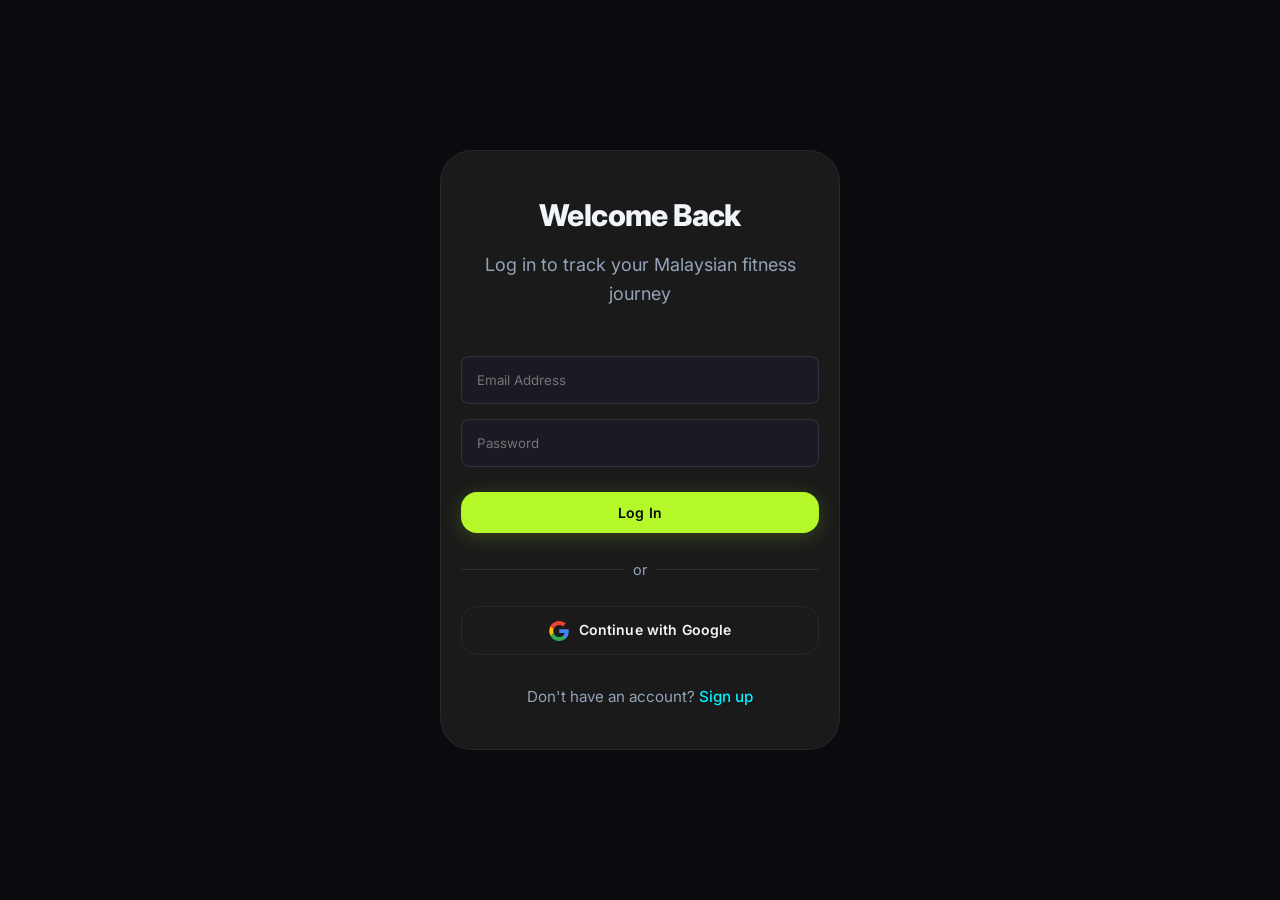
<file: frontend/onboarding.html>
<!DOCTYPE html>
<html lang="en">

<head>
    <meta charset="UTF-8">
    <meta name="viewport" content="width=device-width, initial-scale=1.0">
    <title>Profile Setup - FitMY</title>
    <link rel="stylesheet" href="styles.css">
    <link href="https://fonts.googleapis.com/css2?family=Inter:wght@300;400;500;600;700;800;900&display=swap"
        rel="stylesheet">
    <style>
        body {
            display: flex;
            justify-content: center;
            align-items: center;
            min-height: 100vh;
            background-color: #0A0A0F;
            font-family: 'Inter', sans-serif;
            margin: 0;
            padding: 20px;
        }

        .onboarding-card {
            width: 100%;
            max-width: 600px;
            background: #1A1A24;
            border: 1px solid rgba(255, 255, 255, 0.05);
            border-radius: 16px;
            padding: 40px;
        }

        .setup-header {
            text-align: center;
            margin-bottom: 30px;
        }

        .form-grid {
            display: grid;
            grid-template-columns: 1fr 1fr;
            gap: 20px;
        }

        .form-group {
            display: flex;
            flex-direction: column;
            gap: 8px;
        }

        .form-group.full-width {
            grid-column: 1 / -1;
        }

        label {
            font-size: 0.9rem;
            color: #94A3B8;
            font-weight: 500;
        }

        input, select {
            padding: 12px 15px;
            border-radius: 8px;
            border: 1px solid rgba(255, 255, 255, 0.1);
            background: rgba(0, 0, 0, 0.2);
            color: white;
            font-family: 'Inter', sans-serif;
            font-size: 1rem;
        }
        
        input:focus, select:focus {
            outline: none;
            border-color: #00F0FF;
        }

        @media (max-width: 600px) {
            .form-grid {
                grid-template-columns: 1fr;
            }
        }
    </style>
</head>

<body>
    <div class="onboarding-card">
        <div class="setup-header">
            <h2 class="section-title" style="margin-bottom: 5px;">Personalize Your AI</h2>
            <p class="section-subtitle">Let's set up your profile to generate accurate plans</p>
        </div>

        <form id="profile-form">
            <div class="form-grid">
                <div class="form-group">
                    <label for="age">Age (years)</label>
                    <input type="number" id="age" name="age" min="15" max="100" required>
                </div>
                
                <div class="form-group">
                    <label for="gender">Gender</label>
                    <select id="gender" name="gender" required>
                        <option value="male">Male</option>
                        <option value="female">Female</option>
                    </select>
                </div>

                <div class="form-group">
                    <label for="weight">Weight (kg)</label>
                    <input type="number" id="weight" name="weight" step="0.1" required>
                </div>

                <div class="form-group">
                    <label for="height">Height (cm)</label>
                    <input type="number" id="height" name="height" step="0.1" required>
                </div>

                <div class="form-group full-width">
                    <label for="activity_level">Activity Level</label>
                    <select id="activity_level" name="activity_level" required>
                        <option value="sedentary">Sedentary (Little to no exercise)</option>
                        <option value="lightly_active">Lightly Active (1-3 days/week)</option>
                        <option value="moderately_active">Moderately Active (3-5 days/week)</option>
                        <option value="very_active">Very Active (6-7 days/week)</option>
                        <option value="extra_active">Extra Active (Very hard physical job/training twice a day)</option>
                    </select>
                </div>

                <div class="form-group full-width">
                    <label for="goal">Primary Fitness Goal</label>
                    <select id="goal" name="goal" required>
                        <option value="fat_loss">Fat Loss</option>
                        <option value="maintenance">Maintenance</option>
                        <option value="muscle_gain">Muscle Gain</option>
                    </select>
                </div>
            </div>

            <button type="submit" class="btn btn-primary" style="width: 100%; margin-top: 30px;" id="save-btn">
                Generate My Plan
            </button>
        </form>
    </div>

    <!-- Need to load scripts -->
    <script src="app.js?v=6"></script>
    <script>
        document.addEventListener('DOMContentLoaded', async () => {
            if (!auth.isLoggedIn()) {
                window.location.href = 'login.html';
                return;
            }

            // Pre-fill form if data exists and not resetting
            const urlParams = new URLSearchParams(window.location.search);
            const isReset = urlParams.get('reset') === 'true';

            if (!isReset) {
                try {
                    const profile = await api.request('/api/profile');
                    if (profile) {
                        if (profile.age) document.getElementById('age').value = profile.age;
                        if (profile.gender) document.getElementById('gender').value = profile.gender;
                        if (profile.weight) document.getElementById('weight').value = profile.weight;
                        if (profile.height) document.getElementById('height').value = profile.height;
                        if (profile.activity_level) document.getElementById('activity_level').value = profile.activity_level;
                        if (profile.goal) document.getElementById('goal').value = profile.goal;
                    }
                } catch (err) {
                    console.error("Failed to fetch profile", err);
                }
            }
        });

        document.getElementById('profile-form').addEventListener('submit', async (e) => {
            e.preventDefault();
            const btn = document.getElementById('save-btn');
            const ogText = btn.textContent;
            btn.textContent = 'Saving & Crunching Numbers...';
            btn.disabled = true;

            const formData = new FormData(e.target);
            const data = {
                age: parseInt(formData.get('age')),
                gender: formData.get('gender'),
                weight: parseFloat(formData.get('weight')),
                height: parseFloat(formData.get('height')),
                activity_level: formData.get('activity_level'),
                goal: formData.get('goal')
            };

            try {
                const res = await api.request('/api/profile', {
                    method: 'PUT',
                    body: JSON.stringify(data)
                });
                
                if (res) {
                    const intendedPlan = localStorage.getItem('intended_plan');
                    if (intendedPlan && intendedPlan !== 'free') {
                        window.location.href = 'dashboard.html?checkout=true';
                    } else {
                        window.location.href = 'dashboard.html';
                    }
                }
            } catch (err) {
                alert('Failed to update profile: ' + err.message);
                btn.textContent = ogText;
                btn.disabled = false;
            }
        });
    </script>
</body>

</html>
</file>
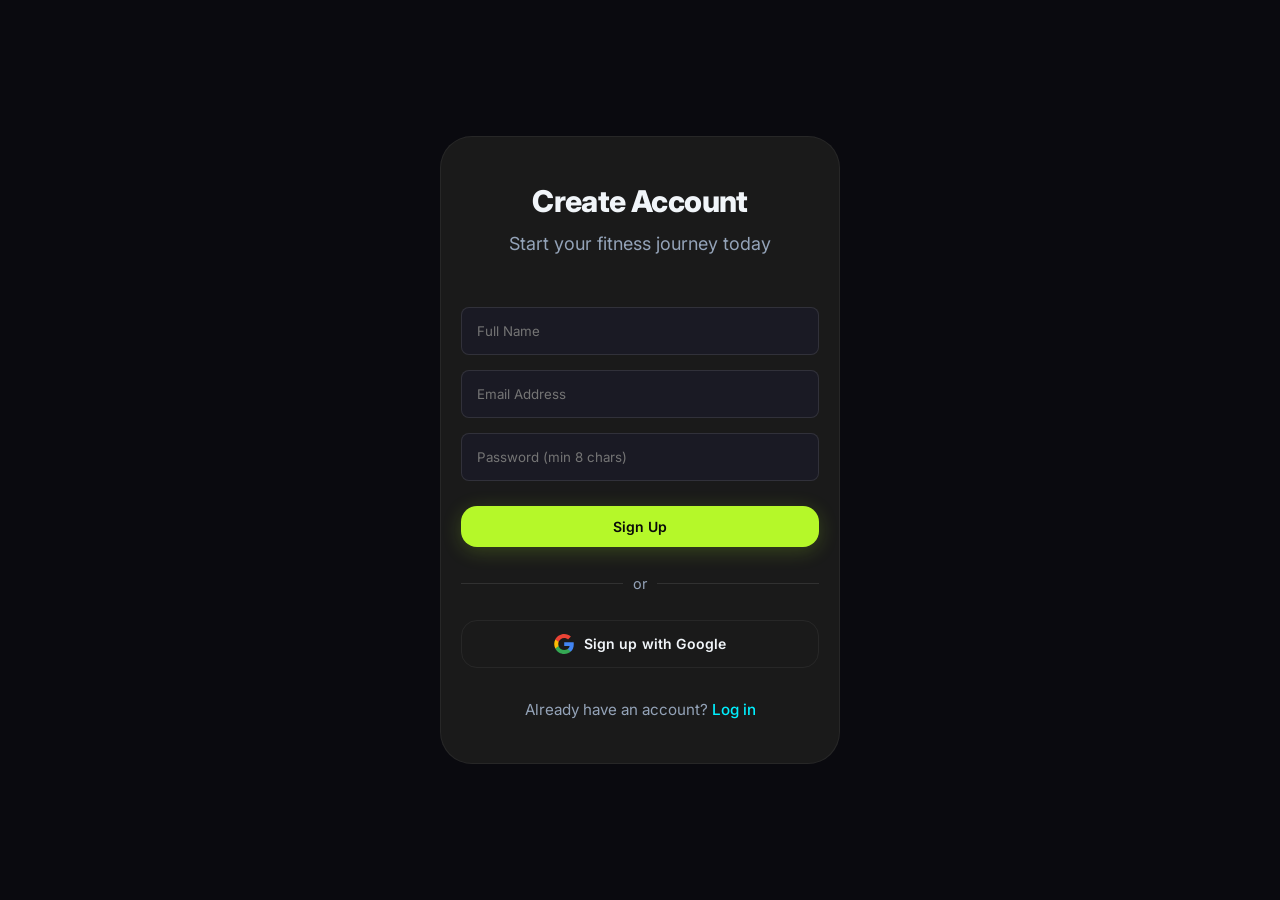
<file: frontend/register.html>
<!DOCTYPE html>
<html lang="en">

<head>
    <meta charset="UTF-8">
    <meta name="viewport" content="width=device-width, initial-scale=1.0">
    <title>Start Free - FitMY</title>
    <link rel="stylesheet" href="styles.css">
    <link href="https://fonts.googleapis.com/css2?family=Inter:wght@300;400;500;600;700;800;900&display=swap"
        rel="stylesheet">
</head>

<body
    style="display: flex; justify-content: center; align-items: center; min-height: 100vh; background-color: #0A0A0F; padding: 20px 0;">
    <div class="pricing-card" style="width: 100%; max-width: 400px; text-align: center; padding: 40px 20px;">
        <h2 class="section-title" style="margin-bottom: 5px;">Create Account</h2>
        <p class="section-subtitle">Start your fitness journey today</p>

        <form id="register-form"
            style="display: flex; flex-direction: column; gap: 15px; margin-top: 30px; text-align: left;">
            <input type="text" id="full_name" placeholder="Full Name" required
                style="padding: 15px; border-radius: 8px; border: 1px solid rgba(255,255,255,0.1); background: #1A1A24; color: white; font-family: 'Inter', sans-serif;">
            <input type="email" id="email" placeholder="Email Address" required
                style="padding: 15px; border-radius: 8px; border: 1px solid rgba(255,255,255,0.1); background: #1A1A24; color: white; font-family: 'Inter', sans-serif;">
            <input type="password" id="password" placeholder="Password (min 8 chars)" required minlength="8"
                style="padding: 15px; border-radius: 8px; border: 1px solid rgba(255,255,255,0.1); background: #1A1A24; color: white; font-family: 'Inter', sans-serif;">
            <button type="submit" class="btn btn-primary" style="width: 100%; margin-top: 10px;">Sign Up</button>
        </form>

        <div style="margin: 25px 0; display: flex; align-items: center; justify-content: center; gap: 10px;">
            <div style="height: 1px; background: rgba(255,255,255,0.1); flex: 1;"></div>
            <span style="color: #94A3B8; font-size: 0.9rem;">or</span>
            <div style="height: 1px; background: rgba(255,255,255,0.1); flex: 1;"></div>
        </div>

        <a href="http://localhost:8001/api/auth/google?nocache=2" class="btn btn-outline"
            style="width: 100%; display: flex; justify-content: center; align-items: center; gap: 10px;">
            <svg viewBox="0 0 24 24" width="20" height="20" xmlns="http://www.w3.org/2000/svg">
                <g transform="matrix(1, 0, 0, 1, 27.009001, -39.238998)">
                    <path fill="#4285F4"
                        d="M -3.264 51.509 C -3.264 50.719 -3.334 49.969 -3.454 49.239 L -14.754 49.239 L -14.754 53.749 L -8.284 53.749 C -8.574 55.229 -9.424 56.479 -10.684 57.329 L -10.684 60.329 L -6.824 60.329 C -4.564 58.239 -3.264 55.159 -3.264 51.509 Z" />
                    <path fill="#34A853"
                        d="M -14.754 63.239 C -11.514 63.239 -8.804 62.159 -6.824 60.329 L -10.684 57.329 C -11.764 58.049 -13.134 58.489 -14.754 58.489 C -17.884 58.489 -20.534 56.379 -21.484 53.529 L -25.464 53.529 L -25.464 56.619 C -23.494 60.539 -19.444 63.239 -14.754 63.239 Z" />
                    <path fill="#FBBC05"
                        d="M -21.484 53.529 C -21.734 52.809 -21.864 52.039 -21.864 51.239 C -21.864 50.439 -21.724 49.669 -21.484 48.949 L -21.484 45.859 L -25.464 45.859 C -26.284 47.479 -26.754 49.299 -26.754 51.239 C -26.754 53.179 -26.284 54.999 -25.464 56.619 L -21.484 53.529 Z" />
                    <path fill="#EA4335"
                        d="M -14.754 43.989 C -12.984 43.989 -11.404 44.599 -10.154 45.789 L -6.734 42.369 C -8.804 40.429 -11.514 39.239 -14.754 39.239 C -19.444 39.239 -23.494 41.939 -25.464 45.859 L -21.484 48.949 C -20.534 46.099 -17.884 43.989 -14.754 43.989 Z" />
                </g>
            </svg>
            Sign up with Google
        </a>

        <p style="margin-top: 30px; font-size: 0.95rem; color: #94A3B8;">
            Already have an account? <a href="login.html"
                style="color: #00F0FF; text-decoration: none; font-weight: 500;">Log in</a>
        </p>
    </div>

    <script>
        document.getElementById('register-form').addEventListener('submit', async (e) => {
            e.preventDefault();
            const full_name = document.getElementById('full_name').value;
            const email = document.getElementById('email').value;
            const password = document.getElementById('password').value;
            const btn = e.target.querySelector('button');
            const ogText = btn.textContent;
            btn.textContent = 'Creating account...';
            btn.disabled = true;

            try {
                const res = await fetch('http://localhost:8001/api/auth/register', {
                    method: 'POST',
                    headers: { 'Content-Type': 'application/json' },
                    body: JSON.stringify({ email, password, full_name })
                });
                const data = await res.json();

                if (res.ok) {
                    localStorage.setItem('fitmy_access_token', data.access_token);
                    localStorage.setItem('fitmy_refresh_token', data.refresh_token);
                    alert('Registration successful! Redirecting to setup...');
                    window.location.href = 'onboarding.html';
                } else {
                    alert(data.detail || 'Registration failed. Please try again.');
                }
            } catch (err) {
                alert('An error occurred connecting to the server.');
            } finally {
                btn.textContent = ogText;
                btn.disabled = false;
            }
        });
    </script>
</body>

</html>
</file>
<file: frontend/styles.css>
/* ===================================
   FitMY Design System
   Malaysian AI Fitness & Diet Planner
   Theme: Dark + Green (Malaysian-inspired)
   =================================== */

/* --- CSS Variables / Design Tokens --- */
:root {
    /* Primary Palette — Energetic Green */
    --primary-50: #ecfdf5;
    --primary-100: #d1fae5;
    --primary-200: #a7f3d0;
    --primary-300: #6ee7b7;
    --primary-400: #34d399;
    --primary-500: #10b981;
    --primary-600: #059669;
    --primary-700: #047857;
    --primary-800: #065f46;

    /* Neon Green Accent (from the inspiration image) */
    --neon-green: #b5f829;
    --neon-soft: #c8f95d;
    --neon-dim: #8bc924;

    /* Neutrals */
    --gray-50: #f9fafb;
    --gray-100: #f3f4f6;
    --gray-200: #e5e7eb;
    --gray-300: #d1d5db;
    --gray-400: #9ca3af;
    --gray-500: #6b7280;
    --gray-600: #4b5563;
    --gray-700: #374151;
    --gray-800: #1f2937;
    --gray-900: #111827;
    --gray-950: #030712;

    /* Semantic */
    --success: #10b981;
    --warning: #f59e0b;
    --error: #ef4444;
    --info: #3b82f6;

    /* Dark theme base — Deep Black */
    --bg-primary: #0a0a0a;
    --bg-secondary: #111111;
    --bg-card: #1a1a1a;
    --bg-card-hover: #222222;
    --bg-elevated: #252525;
    --text-primary: #f1f5f9;
    --text-secondary: #94a3b8;
    --text-muted: #64748b;
    --border-color: rgba(255, 255, 255, 0.06);
    --border-color-hover: rgba(181, 248, 41, 0.3);

    /* Typography */
    --font-family: 'Inter', -apple-system, BlinkMacSystemFont, 'Segoe UI', sans-serif;
    --font-size-xs: 0.75rem;
    --font-size-sm: 0.875rem;
    --font-size-base: 1rem;
    --font-size-lg: 1.125rem;
    --font-size-xl: 1.25rem;
    --font-size-2xl: 1.5rem;
    --font-size-3xl: 1.875rem;
    --font-size-4xl: 2.25rem;
    --font-size-5xl: 3rem;
    --font-size-6xl: 3.75rem;

    /* Spacing */
    --space-1: 0.25rem;
    --space-2: 0.5rem;
    --space-3: 0.75rem;
    --space-4: 1rem;
    --space-5: 1.25rem;
    --space-6: 1.5rem;
    --space-8: 2rem;
    --space-10: 2.5rem;
    --space-12: 3rem;
    --space-16: 4rem;
    --space-20: 5rem;
    --space-24: 6rem;

    /* Border Radius */
    --radius-sm: 0.375rem;
    --radius-md: 0.5rem;
    --radius-lg: 0.75rem;
    --radius-xl: 1rem;
    --radius-2xl: 1.5rem;
    --radius-3xl: 2rem;
    --radius-full: 9999px;

    /* Shadows */
    --shadow-sm: 0 1px 2px rgba(0, 0, 0, 0.4);
    --shadow-md: 0 4px 6px rgba(0, 0, 0, 0.4);
    --shadow-lg: 0 10px 15px rgba(0, 0, 0, 0.4);
    --shadow-xl: 0 20px 25px rgba(0, 0, 0, 0.5);
    --shadow-glow: 0 0 40px rgba(181, 248, 41, 0.08);
    --shadow-glow-strong: 0 0 60px rgba(181, 248, 41, 0.15);

    /* Transitions */
    --transition-fast: 150ms ease;
    --transition-base: 250ms ease;
    --transition-slow: 350ms ease;
    --transition-spring: 400ms cubic-bezier(0.34, 1.56, 0.64, 1);
}

/* --- Reset & Base --- */
*,
*::before,
*::after {
    margin: 0;
    padding: 0;
    box-sizing: border-box;
}

html {
    scroll-behavior: smooth;
    -webkit-font-smoothing: antialiased;
    -moz-osx-font-smoothing: grayscale;
}

body {
    font-family: var(--font-family);
    font-size: var(--font-size-base);
    line-height: 1.6;
    color: var(--text-primary);
    background: var(--bg-primary);
    overflow-x: hidden;
}

a {
    color: var(--neon-green);
    text-decoration: none;
    transition: color var(--transition-fast);
}

a:hover {
    color: var(--neon-soft);
}

img {
    max-width: 100%;
    display: block;
}

/* --- Layout --- */
.container {
    max-width: 1200px;
    margin: 0 auto;
    padding: 0 var(--space-6);
}

/* --- Navbar --- */
.navbar {
    position: fixed;
    top: 0;
    left: 0;
    right: 0;
    z-index: 1000;
    background: rgba(10, 10, 10, 0.8);
    backdrop-filter: blur(24px);
    -webkit-backdrop-filter: blur(24px);
    border-bottom: 1px solid var(--border-color);
    padding: var(--space-4) 0;
    transition: background var(--transition-base);
}

.navbar.scrolled {
    background: rgba(10, 10, 10, 0.95);
}

.nav-container {
    max-width: 1200px;
    margin: 0 auto;
    padding: 0 var(--space-6);
    display: flex;
    align-items: center;
    justify-content: space-between;
}

.nav-brand {
    display: flex;
    align-items: center;
    gap: var(--space-2);
    font-size: var(--font-size-xl);
    font-weight: 800;
    color: var(--text-primary);
    letter-spacing: -0.02em;
}

.brand-icon {
    font-size: var(--font-size-2xl);
}

.brand-highlight {
    color: var(--neon-green);
}

.nav-links {
    display: flex;
    align-items: center;
    gap: var(--space-6);
}

.nav-link {
    color: var(--text-secondary);
    font-size: var(--font-size-sm);
    font-weight: 500;
    transition: color var(--transition-fast);
    position: relative;
}

.nav-link:hover {
    color: var(--text-primary);
}

.nav-link::after {
    content: '';
    position: absolute;
    bottom: -4px;
    left: 0;
    width: 0;
    height: 2px;
    background: var(--neon-green);
    transition: width var(--transition-base);
    border-radius: 1px;
}

.nav-link:hover::after {
    width: 100%;
}

/* --- Buttons --- */
.btn {
    display: inline-flex;
    align-items: center;
    justify-content: center;
    padding: var(--space-3) var(--space-6);
    font-family: var(--font-family);
    font-size: var(--font-size-sm);
    font-weight: 600;
    border-radius: var(--radius-xl);
    border: none;
    cursor: pointer;
    transition: all var(--transition-base);
    letter-spacing: 0.01em;
}

.btn-primary,
a.btn-primary {
    background: var(--neon-green);
    color: #0a0a0a;
    box-shadow: 0 4px 20px rgba(181, 248, 41, 0.2);
}

.btn-primary:hover,
a.btn-primary:hover {
    background: var(--neon-soft);
    box-shadow: 0 6px 30px rgba(181, 248, 41, 0.35);
    transform: translateY(-2px);
    color: #0a0a0a;
}

.btn-primary:active,
a.btn-primary:active {
    transform: translateY(0);
}

.btn-outline,
a.btn-outline {
    background: transparent;
    color: var(--text-primary);
    border: 1px solid var(--border-color);
}

.btn-outline:hover,
a.btn-outline:hover {
    background: rgba(181, 248, 41, 0.06);
    border-color: var(--neon-green);
    color: var(--neon-green);
}

.btn-lg {
    padding: var(--space-4) var(--space-10);
    font-size: var(--font-size-base);
    border-radius: var(--radius-2xl);
    font-weight: 700;
}

.btn-sm {
    padding: var(--space-2) var(--space-4);
    font-size: var(--font-size-xs);
    border-radius: var(--radius-lg);
}

/* --- Hero Section --- */
.hero {
    min-height: 100vh;
    display: flex;
    align-items: center;
    justify-content: center;
    text-align: center;
    padding: var(--space-24) var(--space-6) var(--space-20);
    position: relative;
    overflow: hidden;
}

.hero::before {
    content: '';
    position: absolute;
    top: -20%;
    left: 50%;
    transform: translateX(-50%);
    width: 800px;
    height: 800px;
    background: radial-gradient(circle, rgba(181, 248, 41, 0.06) 0%, transparent 70%);
    pointer-events: none;
}

.hero::after {
    content: '';
    position: absolute;
    bottom: 0;
    left: 0;
    right: 0;
    height: 200px;
    background: linear-gradient(to bottom, transparent, var(--bg-primary));
    pointer-events: none;
}

.hero-content {
    max-width: 720px;
    position: relative;
    z-index: 1;
}

.hero-badge {
    display: inline-flex;
    align-items: center;
    gap: var(--space-2);
    background: rgba(181, 248, 41, 0.08);
    border: 1px solid rgba(181, 248, 41, 0.2);
    padding: var(--space-2) var(--space-4);
    border-radius: var(--radius-full);
    font-size: var(--font-size-xs);
    font-weight: 600;
    color: var(--neon-green);
    margin-bottom: var(--space-8);
    text-transform: uppercase;
    letter-spacing: 0.1em;
}

.hero-title {
    font-size: var(--font-size-5xl);
    font-weight: 800;
    line-height: 1.08;
    margin-bottom: var(--space-6);
    letter-spacing: -0.03em;
}

.gradient-text {
    background: linear-gradient(135deg, var(--neon-green), var(--primary-400), var(--neon-green));
    background-size: 200% auto;
    -webkit-background-clip: text;
    background-clip: text;
    -webkit-text-fill-color: transparent;
    animation: shimmer 4s ease-in-out infinite;
}

@keyframes shimmer {

    0%,
    100% {
        background-position: 0% center;
    }

    50% {
        background-position: 200% center;
    }
}

.hero-subtitle {
    font-size: var(--font-size-lg);
    color: var(--text-secondary);
    margin-bottom: var(--space-10);
    line-height: 1.7;
    max-width: 560px;
    margin-left: auto;
    margin-right: auto;
}

.hero-cta {
    margin-bottom: var(--space-12);
}

.hero-note {
    margin-top: var(--space-3);
    font-size: var(--font-size-sm);
    color: var(--text-muted);
}

.hero-stats {
    display: flex;
    justify-content: center;
    gap: var(--space-12);
}

.stat {
    display: flex;
    flex-direction: column;
    align-items: center;
    gap: var(--space-1);
}

.stat-value {
    font-size: var(--font-size-2xl);
    font-weight: 800;
    color: var(--neon-green);
}

.stat-label {
    font-size: var(--font-size-xs);
    color: var(--text-muted);
    text-transform: uppercase;
    letter-spacing: 0.08em;
}

/* --- Section Styles --- */
.section-title {
    text-align: center;
    font-size: var(--font-size-3xl);
    font-weight: 800;
    margin-bottom: var(--space-3);
    letter-spacing: -0.02em;
}

.section-subtitle {
    text-align: center;
    color: var(--text-secondary);
    font-size: var(--font-size-lg);
    margin-bottom: var(--space-12);
}

/* --- Features Section --- */
.features {
    padding: var(--space-20) 0;
    background: var(--bg-secondary);
    position: relative;
}

.features::before {
    content: '';
    position: absolute;
    top: 0;
    left: 0;
    right: 0;
    height: 1px;
    background: linear-gradient(to right, transparent, rgba(181, 248, 41, 0.15), transparent);
}

.features-grid {
    display: grid;
    grid-template-columns: repeat(auto-fit, minmax(320px, 1fr));
    gap: var(--space-6);
}

.feature-card {
    background: var(--bg-card);
    border: 1px solid var(--border-color);
    border-radius: var(--radius-2xl);
    padding: var(--space-8);
    transition: all var(--transition-base);
    position: relative;
    overflow: hidden;
}

.feature-card::before {
    content: '';
    position: absolute;
    top: 0;
    left: 0;
    right: 0;
    height: 2px;
    background: linear-gradient(to right, var(--neon-green), transparent);
    opacity: 0;
    transition: opacity var(--transition-base);
}

.feature-card:hover {
    background: var(--bg-card-hover);
    border-color: var(--border-color-hover);
    transform: translateY(-4px);
    box-shadow: var(--shadow-glow);
}

.feature-card:hover::before {
    opacity: 1;
}

.feature-icon {
    width: 56px;
    height: 56px;
    display: flex;
    align-items: center;
    justify-content: center;
    font-size: var(--font-size-2xl);
    background: rgba(181, 248, 41, 0.08);
    border: 1px solid rgba(181, 248, 41, 0.12);
    border-radius: var(--radius-xl);
    margin-bottom: var(--space-5);
}

.feature-card h3 {
    font-size: var(--font-size-lg);
    font-weight: 700;
    margin-bottom: var(--space-2);
    letter-spacing: -0.01em;
}

.feature-card p {
    color: var(--text-secondary);
    font-size: var(--font-size-sm);
    line-height: 1.65;
}

/* --- How It Works Section --- */
.how-it-works {
    padding: var(--space-20) 0;
}

.steps-grid {
    display: grid;
    grid-template-columns: repeat(auto-fit, minmax(250px, 1fr));
    gap: var(--space-8);
    max-width: 900px;
    margin: 0 auto;
}

.step-card {
    text-align: center;
    position: relative;
}

.step-number {
    width: 48px;
    height: 48px;
    display: flex;
    align-items: center;
    justify-content: center;
    background: var(--neon-green);
    color: #0a0a0a;
    font-size: var(--font-size-lg);
    font-weight: 800;
    border-radius: var(--radius-full);
    margin: 0 auto var(--space-5);
}

.step-card h3 {
    font-size: var(--font-size-base);
    font-weight: 700;
    margin-bottom: var(--space-2);
}

.step-card p {
    color: var(--text-secondary);
    font-size: var(--font-size-sm);
}

/* --- Food Showcase Section --- */
.food-showcase {
    padding: var(--space-20) 0;
    background: var(--bg-secondary);
}

.food-grid {
    display: flex;
    flex-wrap: wrap;
    justify-content: center;
    gap: var(--space-3);
    max-width: 800px;
    margin: 0 auto;
}

.food-chip {
    display: inline-flex;
    align-items: center;
    gap: var(--space-2);
    background: var(--bg-card);
    border: 1px solid var(--border-color);
    border-radius: var(--radius-full);
    padding: var(--space-2) var(--space-4);
    font-size: var(--font-size-sm);
    color: var(--text-secondary);
    transition: all var(--transition-base);
}

.food-chip:hover {
    border-color: var(--neon-green);
    color: var(--neon-green);
    background: rgba(181, 248, 41, 0.05);
}

.food-chip .food-emoji {
    font-size: var(--font-size-base);
}

/* --- Pricing Section --- */
.pricing {
    padding: var(--space-20) 0;
}

.pricing-grid {
    display: grid;
    grid-template-columns: repeat(auto-fit, minmax(300px, 1fr));
    gap: var(--space-8);
    max-width: 1100px;
    margin: 0 auto;
}

.pricing-card {
    background: var(--bg-card);
    border: 1px solid var(--border-color);
    border-radius: var(--radius-3xl);
    padding: var(--space-10);
    text-align: center;
    position: relative;
    transition: all var(--transition-base);
}

.pricing-card:hover {
    transform: translateY(-4px);
}

.pricing-card.featured {
    border-color: var(--neon-green);
    box-shadow: var(--shadow-glow-strong);
    background: linear-gradient(180deg,
            rgba(181, 248, 41, 0.04) 0%,
            var(--bg-card) 100%);
}

.plan-badge {
    position: absolute;
    top: -14px;
    left: 50%;
    transform: translateX(-50%);
    background: var(--neon-green);
    color: #0a0a0a;
    font-size: var(--font-size-xs);
    font-weight: 800;
    padding: var(--space-1) var(--space-5);
    border-radius: var(--radius-full);
    text-transform: uppercase;
    letter-spacing: 0.08em;
}

.plan-name {
    font-size: var(--font-size-xl);
    font-weight: 700;
    margin-bottom: var(--space-4);
    color: var(--text-secondary);
}

.plan-price {
    font-size: var(--font-size-4xl);
    font-weight: 800;
    color: var(--text-primary);
}

.plan-price .currency {
    font-size: var(--font-size-xl);
    font-weight: 600;
    color: var(--text-muted);
}

.plan-period {
    color: var(--text-muted);
    font-size: var(--font-size-sm);
    margin-bottom: var(--space-8);
}

.plan-features {
    list-style: none;
    text-align: left;
    margin-bottom: var(--space-8);
}

.plan-features li {
    padding: var(--space-3) 0;
    font-size: var(--font-size-sm);
    color: var(--text-secondary);
    border-bottom: 1px solid var(--border-color);
    display: flex;
    align-items: center;
    gap: var(--space-3);
}

.plan-features li .check {
    color: var(--neon-green);
    font-weight: 700;
}

.plan-features li .cross {
    color: var(--gray-600);
}

.pricing-card .btn {
    width: 100%;
}

/* --- Footer --- */
.footer {
    background: var(--bg-secondary);
    border-top: 1px solid var(--border-color);
    padding: var(--space-12) 0 var(--space-8);
}

.footer-content {
    display: flex;
    justify-content: space-between;
    align-items: center;
    margin-bottom: var(--space-8);
}

.footer-brand {
    display: flex;
    flex-direction: column;
    gap: var(--space-2);
}

.footer-brand .brand-text {
    font-size: var(--font-size-xl);
    font-weight: 800;
}

.footer-brand p {
    color: var(--text-muted);
    font-size: var(--font-size-sm);
}

.footer-links {
    display: flex;
    gap: var(--space-6);
}

.footer-links a {
    color: var(--text-secondary);
    font-size: var(--font-size-sm);
    transition: color var(--transition-fast);
}

.footer-links a:hover {
    color: var(--neon-green);
}

.footer-bottom {
    text-align: center;
    padding-top: var(--space-8);
    border-top: 1px solid var(--border-color);
    color: var(--text-muted);
    font-size: var(--font-size-sm);
}

/* --- Utility Classes --- */
.text-green {
    color: var(--neon-green);
}

.bg-green-subtle {
    background: rgba(181, 248, 41, 0.06);
}

.text-center {
    text-align: center;
}

.text-left {
    text-align: left;
}

/* --- Animations --- */
@keyframes fadeInUp {
    from {
        opacity: 0;
        transform: translateY(24px);
    }

    to {
        opacity: 1;
        transform: translateY(0);
    }
}

@keyframes pulse {

    0%,
    100% {
        opacity: 1;
    }

    50% {
        opacity: 0.7;
    }
}

.animate-in {
    animation: fadeInUp 0.6s ease forwards;
}

/* --- Responsive --- */
@media (max-width: 768px) {
    .hero-title {
        font-size: var(--font-size-3xl);
    }

    .hero-subtitle {
        font-size: var(--font-size-base);
    }

    .hero-stats {
        gap: var(--space-6);
    }

    .nav-links {
        display: none;
        /* TODO: hamburger menu for mobile */
    }

    .features-grid {
        grid-template-columns: 1fr;
    }

    .pricing-grid {
        grid-template-columns: 1fr;
    }

    .steps-grid {
        grid-template-columns: 1fr;
    }

    .footer-content {
        flex-direction: column;
        gap: var(--space-6);
        text-align: center;
    }

    .footer-links {
        flex-wrap: wrap;
        justify-content: center;
    }
}

@media (max-width: 480px) {
    .hero-title {
        font-size: var(--font-size-2xl);
    }

    .hero-stats {
        flex-wrap: wrap;
        gap: var(--space-4);
    }

    .food-grid {
        gap: var(--space-2);
    }
}
</file>
